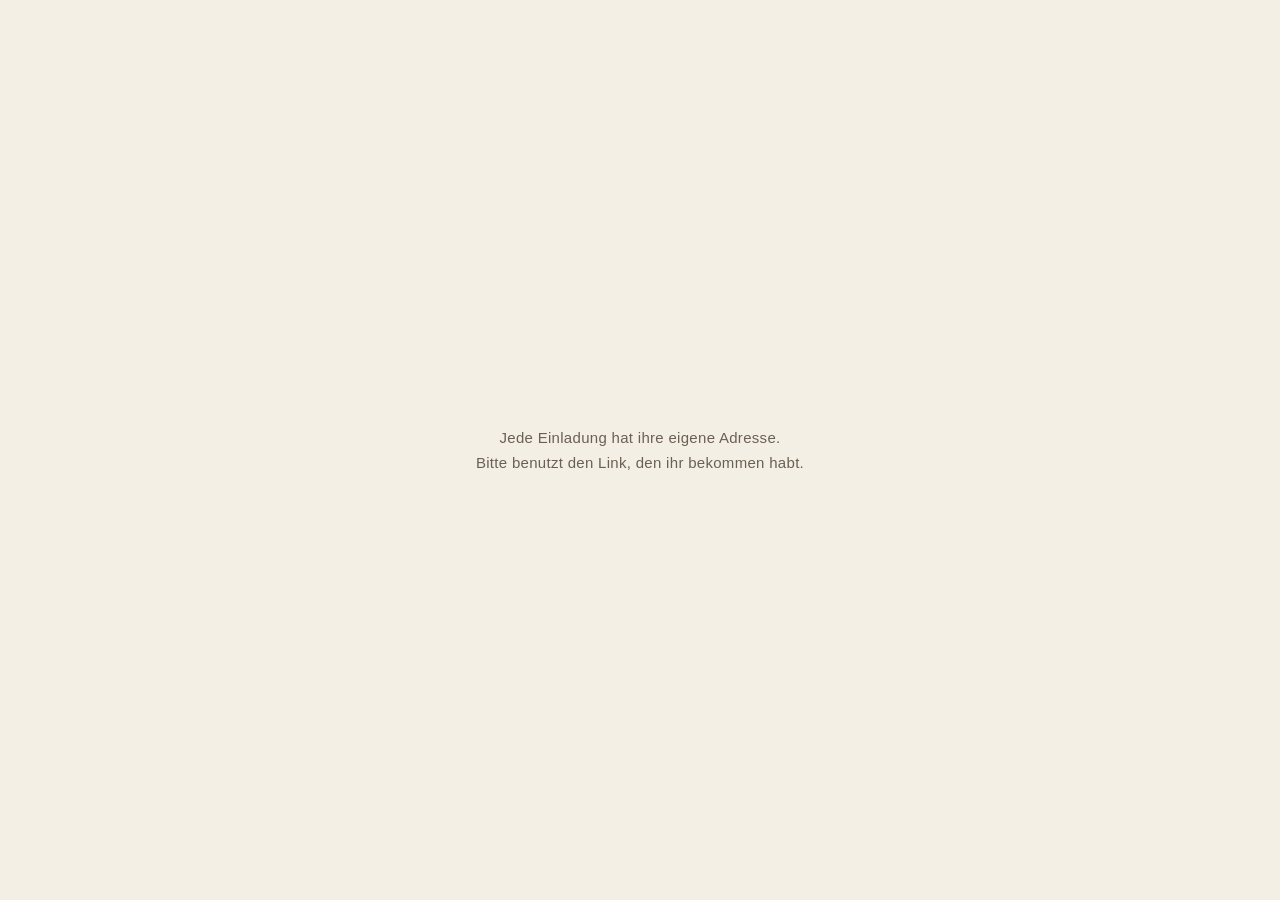
<file: index.html>
<!doctype html>
<html lang="de">
<meta charset="utf-8">
<meta name="viewport" content="width=device-width,initial-scale=1">
<meta name="robots" content="noindex, nofollow">
<title>Einladungen</title>
<style>
  body{margin:0;min-height:100vh;display:grid;place-items:center;
       background:#f4efe4;color:#6a6053;
       font-family:Arial,Helvetica,sans-serif;font-size:15px;letter-spacing:.02em}
  p{max-width:26rem;text-align:center;line-height:1.7;padding:0 24px}
</style>
<p>Jede Einladung hat ihre eigene Adresse.<br>
   Bitte benutzt den Link, den ihr bekommen habt.</p>
</file>
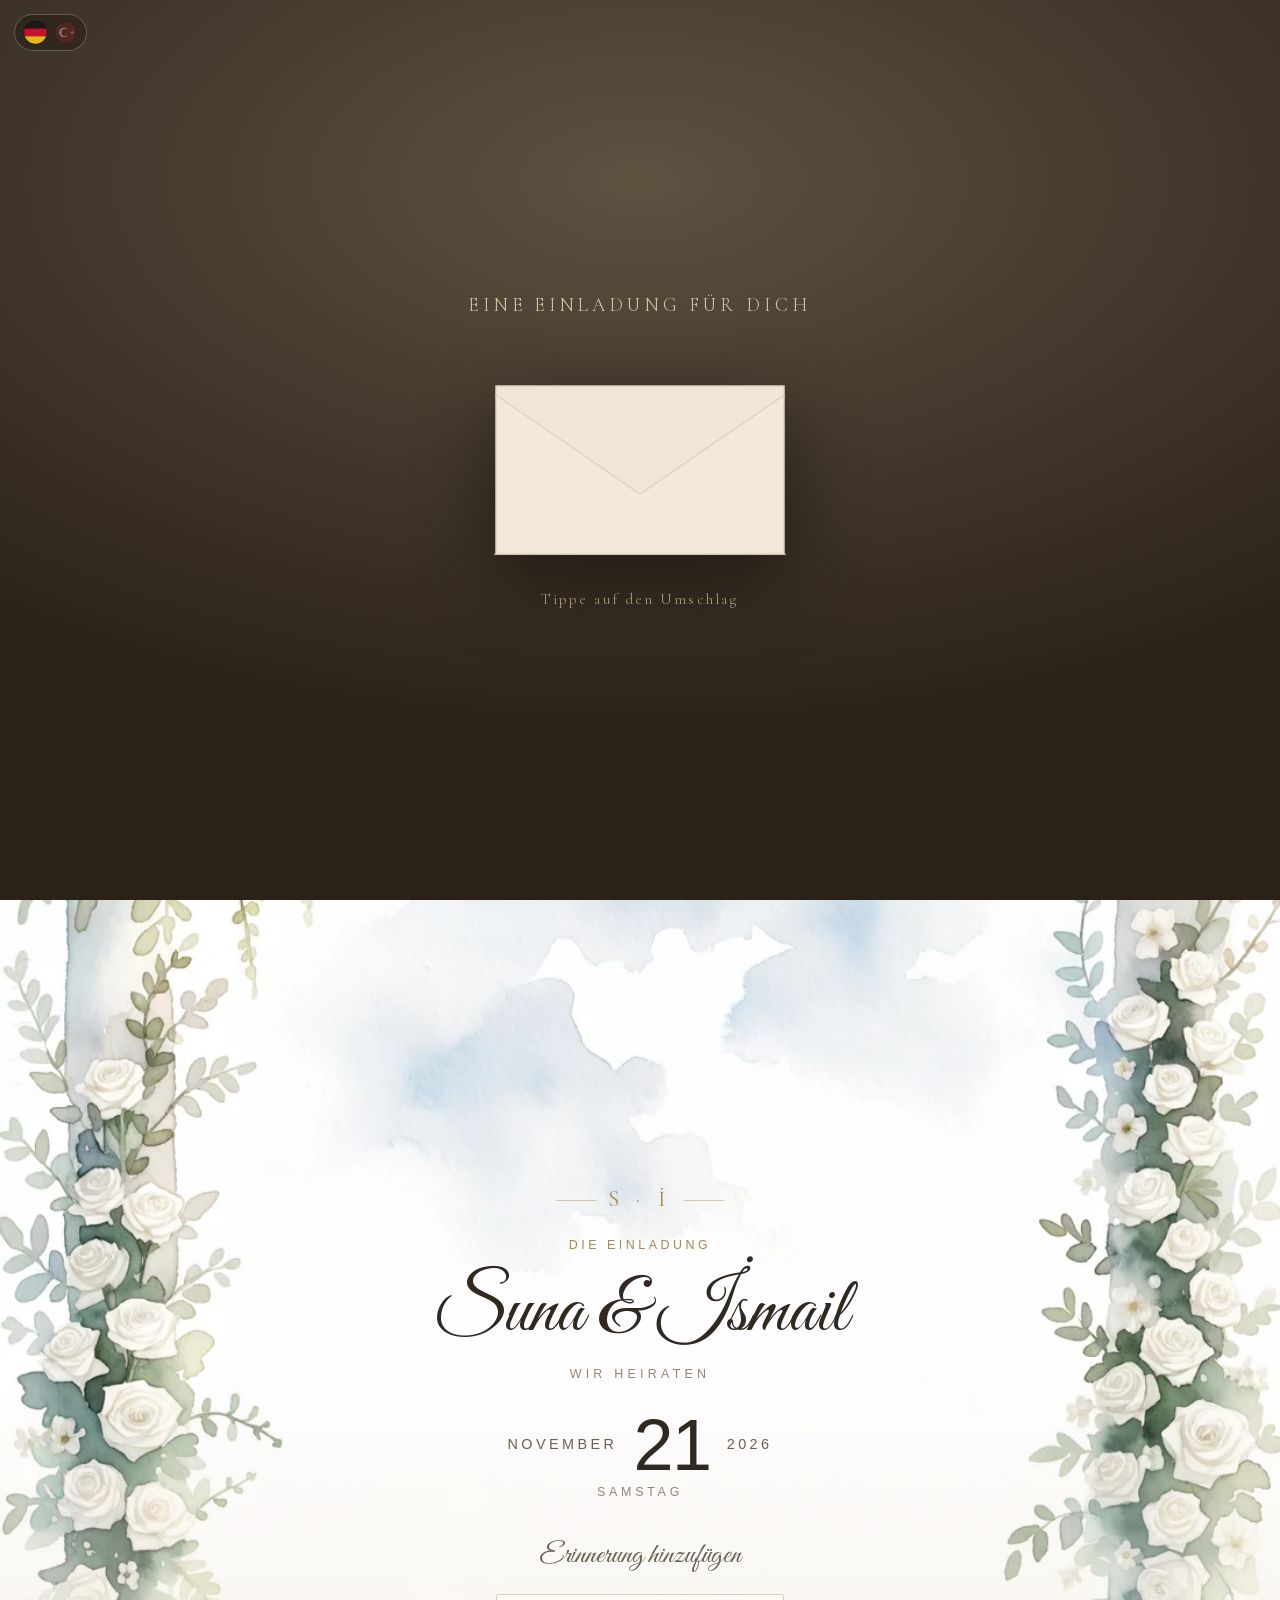
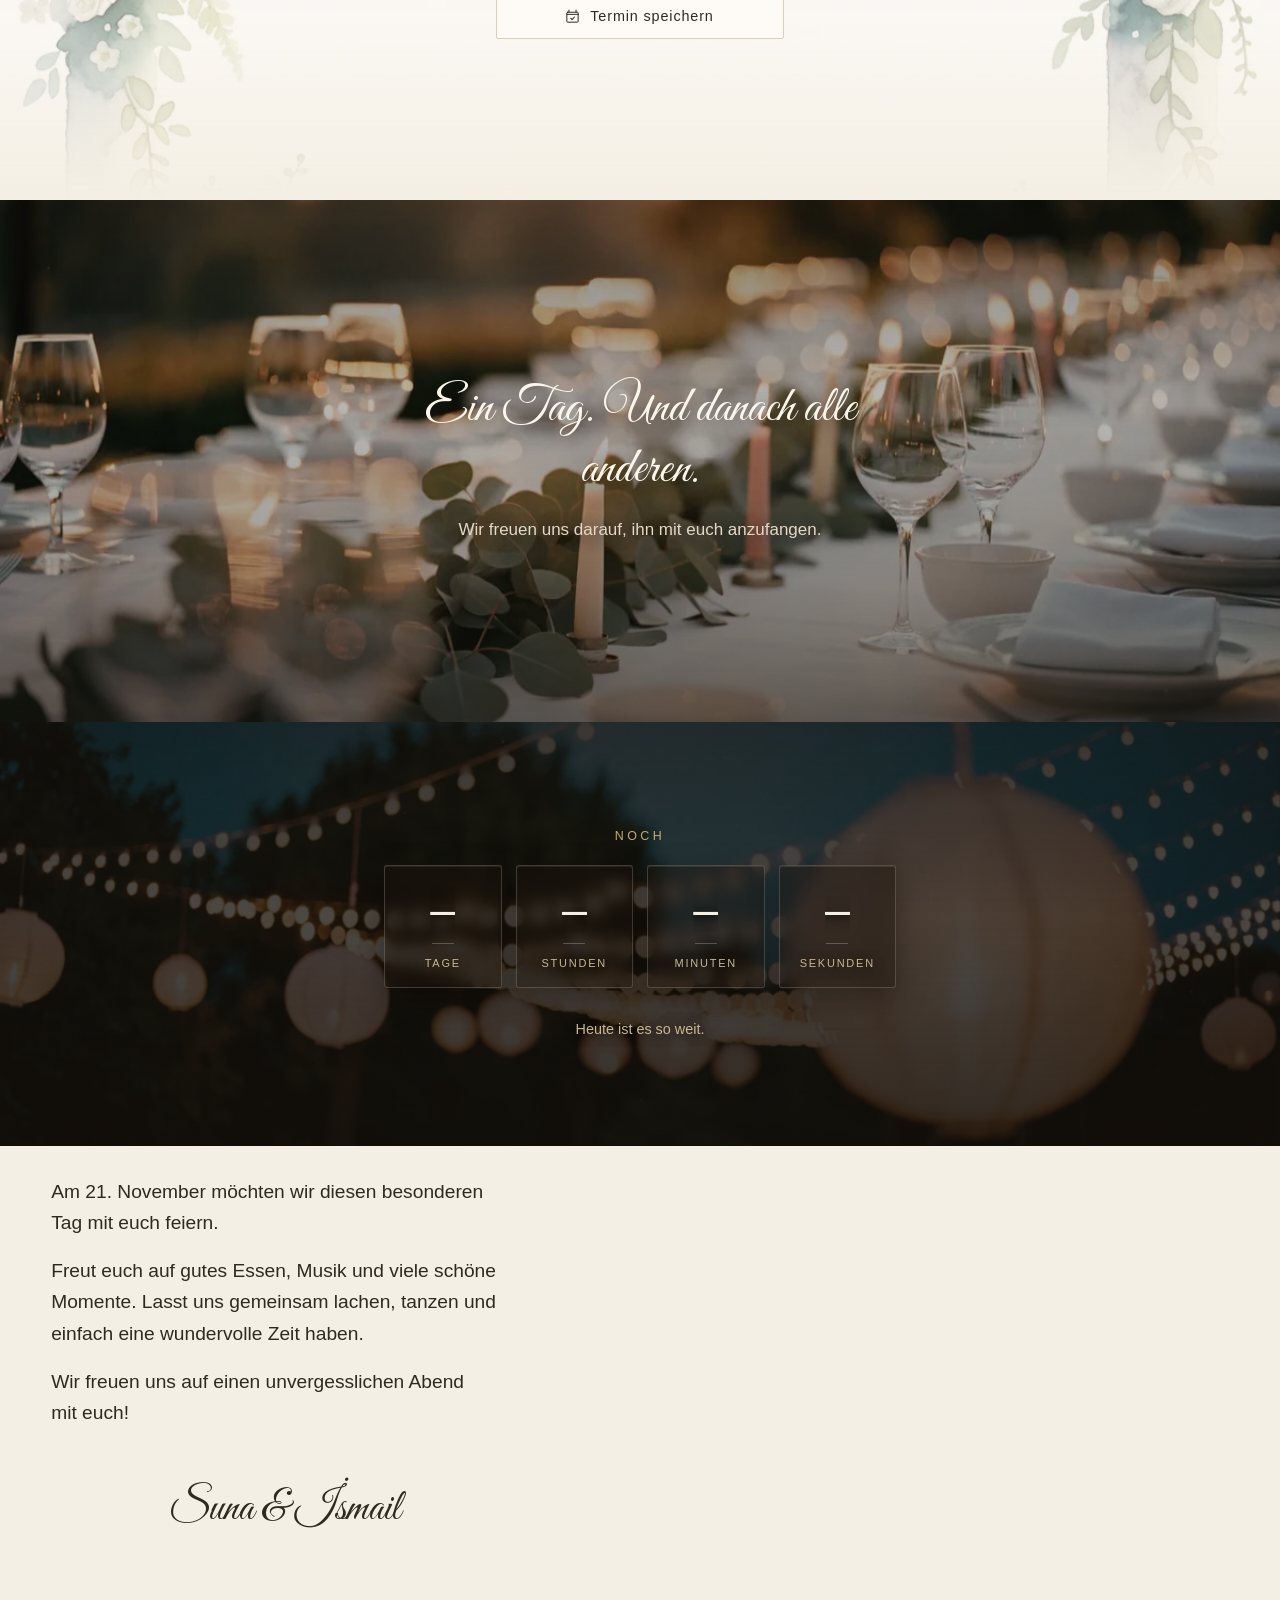
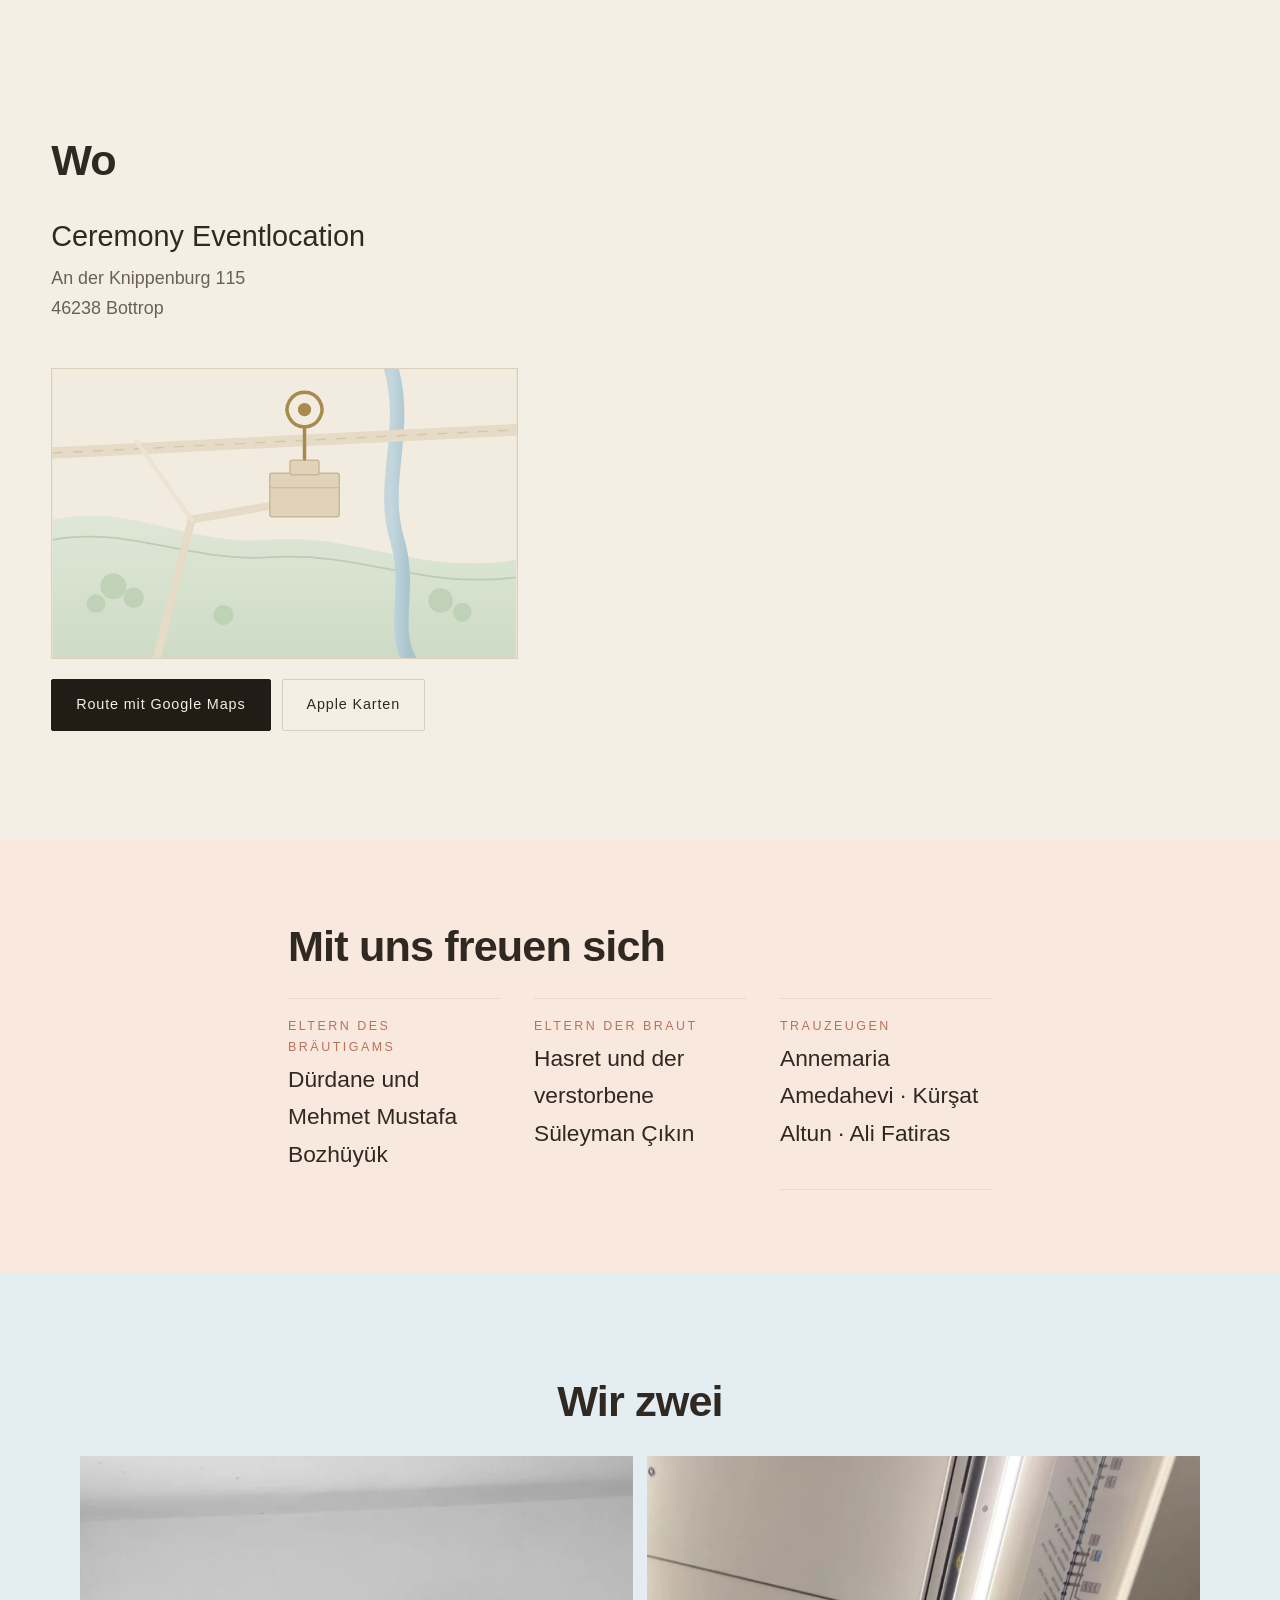
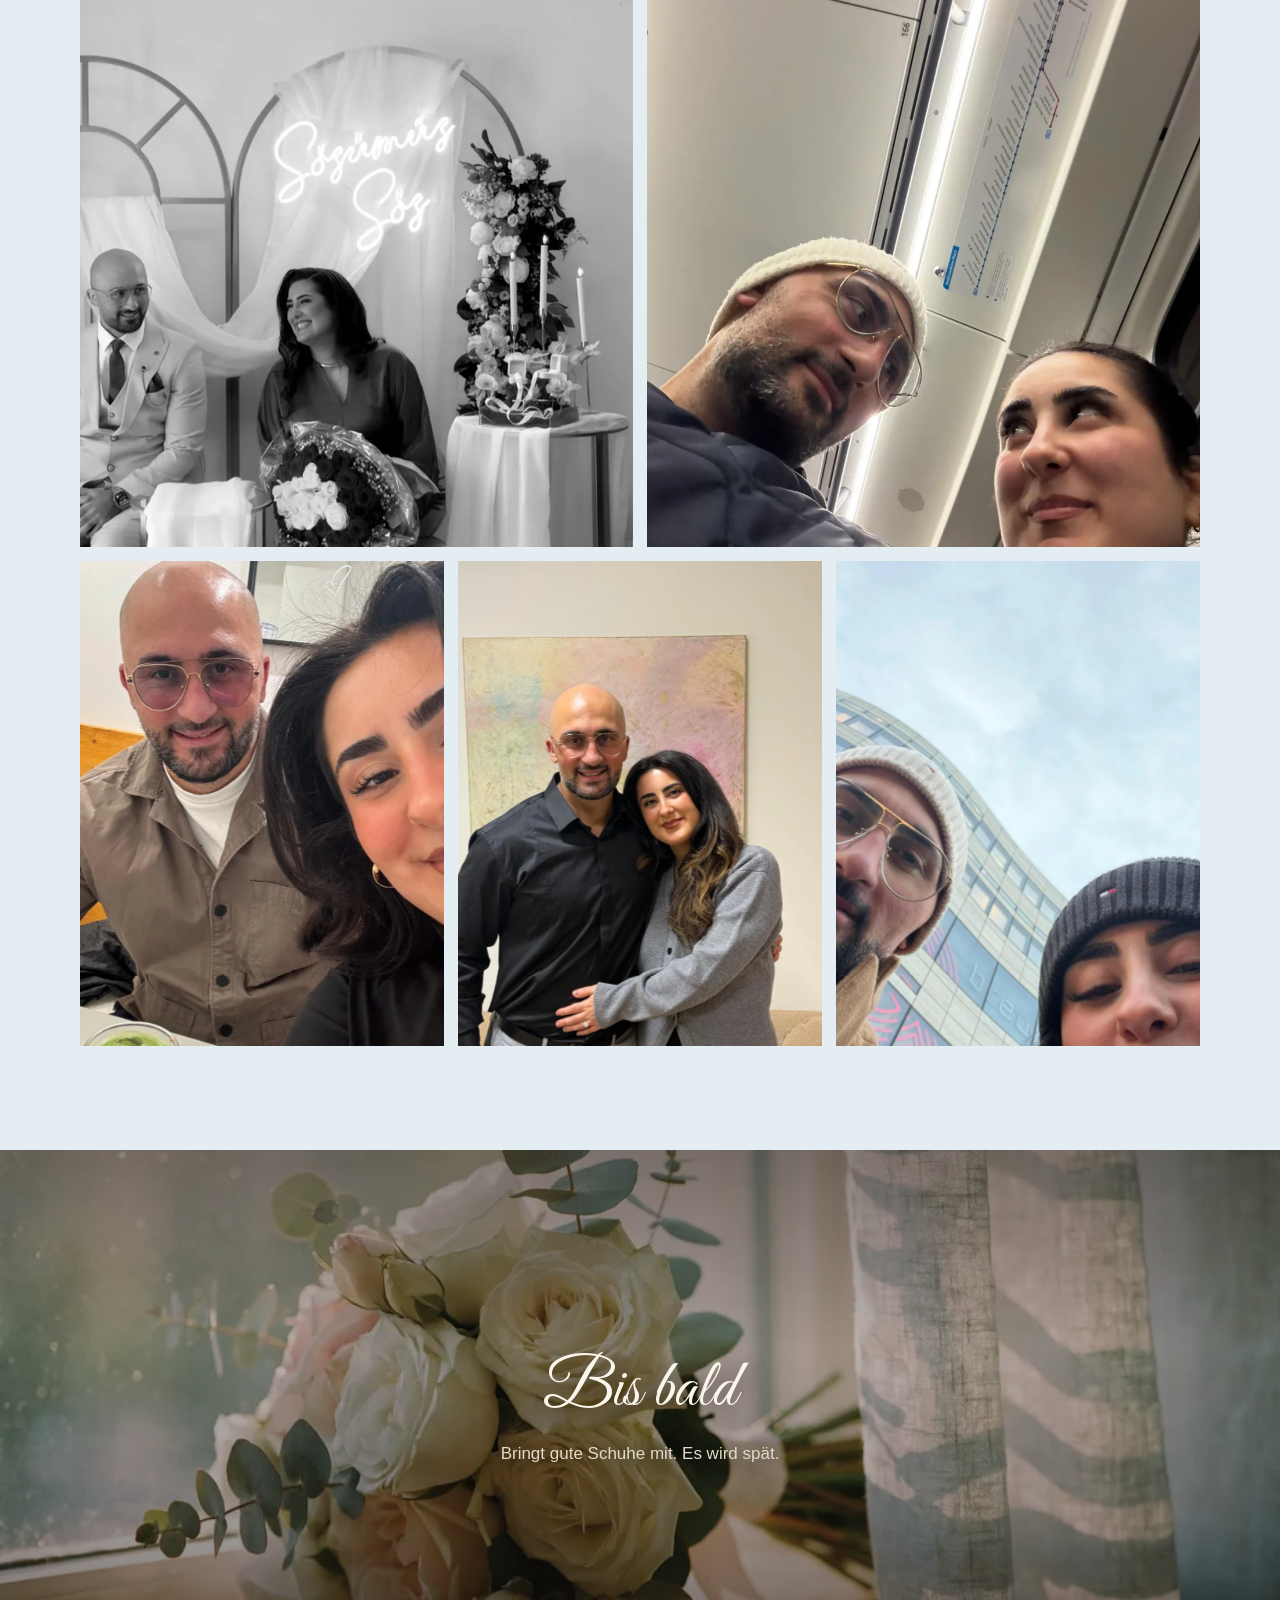
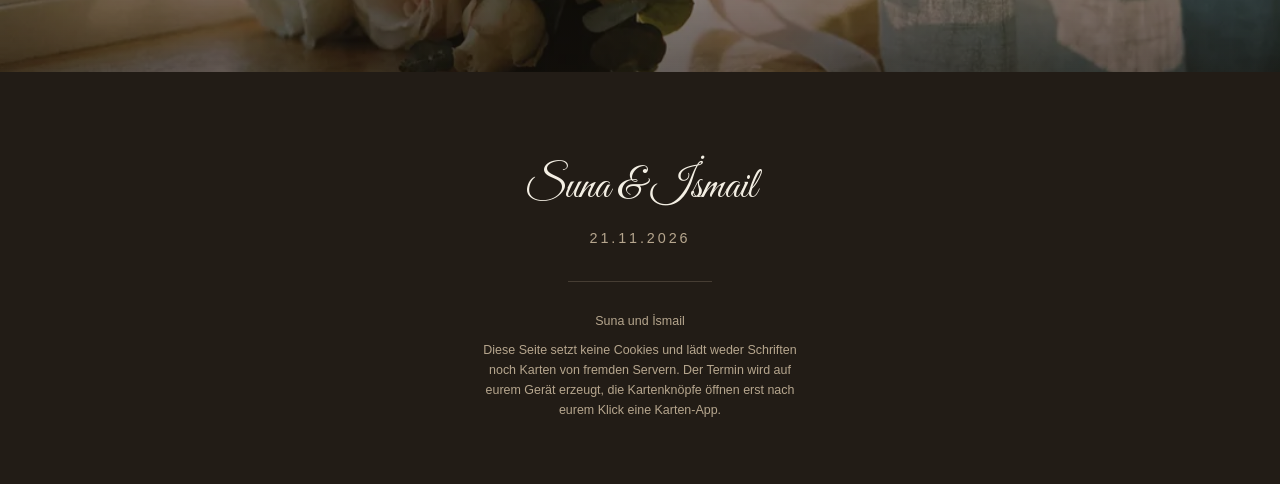
<file: ismail-suna/index.html>
<!doctype html>
<html lang="de">
<head>
<meta charset="utf-8">
<meta name="viewport" content="width=device-width, initial-scale=1, viewport-fit=cover">
<title>Suna &amp; İsmail — Wir heiraten</title>
<meta name="robots" content="noindex, nofollow">
<meta name="description" content="Suna und İsmail heiraten am 21. November 2026.">

<!-- Vorschau beim Teilen in WhatsApp, Telegram, iMessage.
     og:image braucht eine vollstaendige Adresse - relative Pfade ignorieren
     die Messenger. Bei einem neuen Projekt hier die eigene Domain eintragen. -->
<meta property="og:type" content="website">
<meta property="og:site_name" content="Suna &amp; İsmail">
<meta property="og:title" content="Suna &amp; İsmail — Wir heiraten">
<meta property="og:description" content="21. November 2026 · Ceremony Eventlocation, Bottrop. Hier ist unsere Einladung.">
<meta property="og:url" content="https://karten.einladungendigital.de/ismail-suna/">
<meta property="og:image" content="https://karten.einladungendigital.de/ismail-suna/assets/img/vorschau.jpg">
<meta property="og:image:width" content="1200">
<meta property="og:image:height" content="630">
<meta property="og:image:alt" content="Suna und İsmail, 21. November 2026">
<meta property="og:locale" content="de_DE">
<meta property="og:locale:alternate" content="tr_TR">
<meta name="twitter:card" content="summary_large_image">
<meta name="theme-color" content="#f4efe4">
<script>
/* Browser stellen beim Neuladen die alte Bildlaufposition wieder her.
   Bei einer Karte mit Umschlag-Intro heisst das: der Gast landet mitten
   im Ablauf statt am Anfang. Ein Sprungziel in der Adresse bleibt gueltig. */
if ('scrollRestoration' in history) history.scrollRestoration = 'manual';
if (!location.hash) {
  window.scrollTo(0, 0);
  addEventListener('DOMContentLoaded', () => window.scrollTo(0, 0));
  addEventListener('load', () => { if (!location.hash) window.scrollTo(0, 0); });
}
</script>
<link rel="stylesheet" href="css/style.css?v=202609201017">
<link rel="stylesheet" href="css/karte.css?v=202609201017">
</head>
<body>

<!-- ============ UMSCHLAG-INTRO ============ -->
<audio id="musik" loop preload="none"></audio>
<div class="knopfleiste">
<button class="sprachwahl" id="sprachwahl" type="button" aria-label="Sprache wechseln / Dili değiştir">
  <!-- Als SVG gezeichnet, nicht als Emoji: Windows stellt Flaggen-Emoji
       nur als Buchstabenpaar dar, dann staende dort "DE" statt einer Flagge. -->
  <span class="flagge" id="fl-de" data-lang="de">
    <svg viewBox="0 0 24 24" aria-hidden="true">
      <clipPath id="rund-de"><circle cx="12" cy="12" r="11"/></clipPath>
      <g clip-path="url(#rund-de)">
        <rect x="0" y="1"  width="24" height="7.34" fill="#1a1a19"/>
        <rect x="0" y="8.34" width="24" height="7.33" fill="#c8102e"/>
        <rect x="0" y="15.67" width="24" height="7.33" fill="#e8b71a"/>
      </g>
      <circle cx="12" cy="12" r="11" fill="none" stroke="rgba(0,0,0,.28)" stroke-width="1"/>
    </svg>
  </span>
  <span class="flagge" id="fl-tr" data-lang="tr">
    <svg viewBox="0 0 24 24" aria-hidden="true">
      <clipPath id="rund-tr"><circle cx="12" cy="12" r="11"/></clipPath>
      <g clip-path="url(#rund-tr)">
        <rect x="0" y="0" width="24" height="24" fill="#e30a17"/>
        <!-- Halbmond: weisser Kreis, vom roten teilweise ueberdeckt -->
        <circle cx="10.4" cy="12" r="5" fill="#fff"/>
        <circle cx="11.9" cy="12" r="4" fill="#e30a17"/>
        <path d="M16.9 12 l3.72 1.21 -2.3 -3.16 0 3.9 2.3 -3.16 z" fill="#fff"/>
      </g>
      <circle cx="12" cy="12" r="11" fill="none" stroke="rgba(0,0,0,.28)" stroke-width="1"/>
    </svg>
  </span>
</button>
<button class="musikknopf" id="btn-musik" type="button" hidden aria-label="Musik">
  <svg viewBox="0 0 24 24" aria-hidden="true">
    <path class="mk-note" d="M9 18V5l10-2v13" fill="none" stroke="currentColor" stroke-width="1.6" stroke-linecap="round" stroke-linejoin="round"/>
    <circle class="mk-note" cx="6.5" cy="18" r="2.6" fill="none" stroke="currentColor" stroke-width="1.6"/>
    <circle class="mk-note" cx="16.5" cy="16" r="2.6" fill="none" stroke="currentColor" stroke-width="1.6"/>
    <path class="mk-strich" d="M4 20L20 4" stroke="currentColor" stroke-width="1.6" stroke-linecap="round"/>
  </svg>
</button>
</div>

<div id="envelope-screen" class="screen">
  <div class="env-inner">
    <p class="env-kicker" id="env-kicker">Eine Einladung für dich</p>
    <button class="envelope" id="envelope" aria-label="Einladung öffnen">
      <div class="env-buehne">
        <!-- Die Karte steckt im Umschlag und gleitet beim Oeffnen heraus -->
        <div class="env-karte" id="env-karte" aria-hidden="true">
          <span class="ek-linie"></span>
          <span class="ek-namen" id="ek-namen">Suna &amp; İsmail</span>
          <span class="ek-linie"></span>
        </div>
        <svg viewBox="0 0 200 140" class="env-svg" aria-hidden="true">
          <rect x="4" y="24" width="192" height="112" rx="6" class="env-body"/>
          <path d="M4 30 L100 96 L196 30" class="env-flap-back"/>
          <!-- Vorderseite verdeckt die Karte, bis sie ganz heraus ist -->
          <path d="M4 136 L100 74 L196 136 Z" class="env-front"/>
          <path d="M4 136 L4 30 L100 92 L196 30 L196 136 Z" class="env-front"/>
          <path class="env-seal-ring" d="M100 74 m-13 0 a13 13 0 1 0 26 0 a13 13 0 1 0 -26 0"/>
          <g class="env-flap" id="env-flap">
            <path d="M4 30 L100 96 L196 30 L196 24 L4 24 Z" class="env-flap-shape"/>
          </g>
        </svg>
      </div>
    </button>
    <p class="env-hint">Tippe auf den Umschlag</p>
  </div>
</div>

<!-- ============ HERO: DIE FAHRT ============ -->
<section id="hero" class="hero" aria-label="Animierte Einladung">
  <button id="skip" class="skip" hidden>Überspringen</button>

  <div class="hero-grund" aria-hidden="true">
    <img src="assets/img/allee.webp?v=202609201017" alt="" decoding="async">
  </div>

  <svg id="scene" class="scene" viewBox="0 0 1000 1800" preserveAspectRatio="xMidYMid slice" aria-hidden="true">
    <defs>
      <!-- Maske: enthuellt den Schriftzug fortschreitend von oben nach unten -->
      <mask id="revealMask">
        <rect id="reveal-rect" x="0" y="0" width="1000" height="0" fill="#fff"/>
      </mask>
      <filter id="tempo" x="-40%" y="-40%" width="180%" height="180%">
        <feGaussianBlur id="tempo-blur" stdDeviation="0 0"/>
      </filter>
      <filter id="weich" x="-60%" y="-60%" width="220%" height="220%">
        <feGaussianBlur stdDeviation="20"/>
      </filter>
      <linearGradient id="vignette" x1="0" y1="0" x2="0" y2="1">
        <stop offset="0%"   stop-color="#2a2118" stop-opacity=".5"/>
        <stop offset="26%"  stop-color="#2a2118" stop-opacity="0"/>
        <stop offset="70%"  stop-color="#2a2118" stop-opacity="0"/>
        <stop offset="100%" stop-color="#2a2118" stop-opacity=".72"/>
      </linearGradient>
    </defs>

    <!-- Die Allee -->
    <image href="assets/img/allee.webp?v=202609201017" x="0" y="0" width="1000" height="1800"
           preserveAspectRatio="xMidYMid slice"/>

    <!-- Perlen, die aus dem Heck rieseln -->
    <g id="pearls"></g>

    <!-- Schriftzug + Herz, als Perlenkette, maskiert -->
    <g mask="url(#revealMask)">
      <g id="script-group">
      </g>
    </g>

    <path id="heart" opacity="0" fill="none" stroke="#fff6e8" stroke-width="6"
            stroke-linecap="round" stroke-dasharray="0.5 9"
            d="M500 1284 c-22 -33 -70 -25 -70 12 c0 33 44 55 70 81 c26 -26 70 -48 70 -81 c0 -37 -48 -45 -70 -12 z"/>

    <!-- Der Wagen -->
    <g id="car" opacity="0">
      <!-- Sonne steht links: der Schatten faellt nach rechts unten -->
      <!-- Der Schatten bleibt unter dem Wagen. Steht er zu weit rechts,
           schaut er neben der Karosserie hervor und sieht aus wie
           ein zweites, dunkles Auto. -->
      <ellipse cx="22" cy="48" rx="102" ry="262" fill="#120d07" opacity=".34" filter="url(#weich)"/>
      <g filter="url(#tempo)">
        <image href="assets/img/wagen.webp?v=202609201017" x="-150" y="-320" width="300" height="639"/>
      </g>
    </g>

    <!-- Licht + Vignette -->
    <rect width="1000" height="1800" fill="url(#vignette)" style="pointer-events:none"/>
  </svg>

  <div class="hero-caption" id="hero-caption">
    <p class="hc-line">wir heiraten</p>
    <p class="hc-date" id="hc-date">21. November 2026</p>
  </div>

  <div class="scroll-cue" id="scroll-cue">
    <span>Weiter</span>
    <svg viewBox="0 0 24 24" aria-hidden="true"><path d="M6 9l6 6 6-6" fill="none" stroke="currentColor" stroke-width="1.5" stroke-linecap="round"/></svg>
  </div>
</section>

<main id="karte">
  <!-- ---------- Kopf der Karte ---------- -->
  <section class="sek kopf" id="sek-kopf">
    <div class="kulisse" aria-hidden="true">
      <img class="kulisse-grund" data-px="5" src="assets/img/rahmen.webp?v=202609201017" alt="" loading="eager" decoding="async">
      <div class="tauben" id="tauben"></div>
      <div class="falterfeld" id="falterfeld"></div>
      <span class="kulisse-schleier"></span>
    </div>
    <p class="monogramm rv" data-rv="1" id="monogramm" aria-hidden="true"></p>
    <p class="ueberzeile rv" data-rv="2" id="kopf-ueber">Die Einladung</p>
    <h1 class="paarnamen rv" data-rv="2"><span id="k-namen">Suna &amp; İsmail</span></h1>
    <p class="kopf-zeile rv" data-rv="3"><span id="k-zeile">wir heiraten</span></p>
    <div class="datum rv" data-rv="4">
      <span class="datum-strich"></span>
      <span class="datum-monat" id="d-monat"></span>
      <span class="datum-tag" id="d-tag"></span>
      <span class="datum-jahr" id="d-jahr"></span>
      <span class="datum-strich"></span>
    </div>
    <p class="datum-wochentag rv" data-rv="5" id="d-wochentag"></p>

    <p class="merken rv" data-rv="6" id="merken-text">Erinnerung hinzufügen</p>
    <!-- Ein Knopf fuer alle Geraete: die Karte erzeugt eine Kalenderdatei,
         die iPhone, Android und Rechner gleichermassen verstehen. Kein
         Umweg ueber Google, kein Konto noetig. -->
    <div class="kalender-knoepfe rv" data-rv="7">
      <button class="knopf knopf-linie knopf-kalender" id="btn-kalender" type="button">
        <svg viewBox="0 0 24 24" aria-hidden="true" class="knopf-icon"><path d="M7 3v3M17 3v3M4 9h16M5 6h14a1 1 0 0 1 1 1v12a1 1 0 0 1-1 1H5a1 1 0 0 1-1-1V7a1 1 0 0 1 1-1z" fill="none" stroke="currentColor" stroke-width="1.4" stroke-linecap="round"/><path d="M9.5 14.4l1.9 1.9 3.4-3.6" fill="none" stroke="currentColor" stroke-width="1.5" stroke-linecap="round" stroke-linejoin="round"/></svg>
        <span id="btn-kalender-text">Termin speichern</span>
      </button>
    </div>
  </section>
  <!-- ---------- Ein Bild, das die Seite einmal aufreisst ---------- -->
  <section class="grossbild" id="sek-zitat" aria-label="Bildmoment">
    <img class="gb-bild" data-px="8" src="assets/img/g4-tafel.webp?v=202609201017" alt="" loading="lazy" decoding="async">
    <span class="gb-schleier"></span>
    <div class="gb-text">
      <p class="gb-gross rv" data-rv="1" id="zitat-gross"></p>
      <p class="gb-klein rv" data-rv="2" id="zitat-klein"></p>
    </div>
  </section>
  <!-- ---------- Countdown (Kontrastmoment, volle Breite) ---------- -->
  <section class="sek-breit countdown" id="sek-countdown" aria-label="Countdown">
    <img class="cd-grund" data-px="7" src="assets/img/g5-lichter.webp?v=202609201017" alt="" loading="lazy" decoding="async">
    <span class="cd-schleier"></span>
    <p class="ueberzeile hell" id="cd-ueber">Noch</p>
    <div class="cd-reihe" id="cd-reihe" role="timer" aria-live="off">
      <div class="cd-feld"><span class="cd-zahl" id="cd-t">–</span><span class="cd-label" id="cd-l-tage">Tage</span></div>
      <div class="cd-feld"><span class="cd-zahl" id="cd-s">–</span><span class="cd-label" id="cd-l-stunden">Stunden</span></div>
      <div class="cd-feld"><span class="cd-zahl" id="cd-m">–</span><span class="cd-label" id="cd-l-minuten">Minuten</span></div>
      <div class="cd-feld"><span class="cd-zahl" id="cd-k">–</span><span class="cd-label" id="cd-l-sekunden">Sekunden</span></div>
    </div>
    <p class="cd-fuss" id="cd-fuss"></p>
  </section>

  <!-- Zwei Bloecke nebeneinander, sobald der Platz reicht -->
  <div class="doppel">
  <!-- ---------- Anrede ---------- -->
  <section class="sek anrede" id="sek-anrede">
    <div class="fliess gross rv" data-rv="1" id="a-text"></div>
    <p class="signatur rv" data-rv="2" id="a-gruss"></p>
  </section>
  </div>

  <!-- Zwei Bloecke nebeneinander, sobald der Platz reicht -->
  <div class="doppel">
  <!-- ---------- Ort ---------- -->
  <section class="sek ort" id="sek-ort">
    <h2 class="sek-titel rv" data-rv="1" id="ort-titel">Wo</h2>
    <div class="ort-raster">
      <div>
        <p class="ort-name rv" data-rv="2" id="o-name"></p>
        <address class="ort-adresse rv" data-rv="3" id="o-adresse"></address>
      </div>
      <div class="kartenbild rv" data-rv="4" id="kartenbild"></div>
    </div>
    <div class="knopf-paar rv" data-rv="5">
      <a class="knopf knopf-voll" id="btn-google" href="#" target="_blank" rel="noopener noreferrer"><span id="btn-google-text">Route mit Google Maps</span></a>
      <a class="knopf knopf-linie" id="btn-apple" href="#" target="_blank" rel="noopener noreferrer"><span id="btn-apple-text">Apple Karten</span></a>
    </div>
    <p class="ort-hinweis rv" data-rv="6" id="o-hinweis"></p>
  </section>
  </div>
  <!-- ---------- Familien ---------- -->
  <section class="sek familien" id="sek-familien">
    <h2 class="sek-titel rv" data-rv="1" id="familien-titel">Mit uns freuen sich</h2>
    <div class="fam-liste" id="fam-liste"></div>
  </section>
  <!-- ---------- Galerie (volle Breite) ---------- -->
  <section class="sek-breit galerie" id="sek-galerie">
    <h2 class="sek-titel schmal-zentriert" id="galerie-titel">Wir zwei</h2>
    <div class="gal-band" id="gal-band"></div>
  </section>
  <!-- ---------- Abschied ---------- -->
  <section class="grossbild abschied" id="sek-abschied" aria-label="Abschied">
    <img class="gb-bild" data-px="8" src="assets/img/g1-strauss.webp?v=202609201017" alt="" loading="lazy" decoding="async">
    <span class="gb-schleier"></span>
    <div class="gb-text">
      <p class="ab-gross rv" data-rv="1" id="abschied-gross"></p>
      <p class="gb-klein rv" data-rv="2" id="abschied-text"></p>
    </div>
  </section>

  <footer class="fuss">
    <p class="fuss-namen" id="f-namen"></p>
    <p class="fuss-datum" id="f-datum"></p>
    <hr class="linie">
    <p class="fuss-klein" id="f-recht"></p>
    <p class="fuss-klein" id="f-hoster"></p>
  </footer>
</main>

<!-- Galerie in gross -->
<div class="lupe" id="lupe" role="dialog" aria-modal="true" aria-label="Bild in groß">
  <button class="lupe-blaettern lupe-zurueck" id="lupe-zurueck" type="button" aria-label="Vorheriges Bild">
    <svg viewBox="0 0 24 24" aria-hidden="true"><path d="M15 5l-7 7 7 7" fill="none" stroke="currentColor" stroke-width="1.6" stroke-linecap="round" stroke-linejoin="round"/></svg>
  </button>
  <img id="lupe-bild" alt="" decoding="async" src="[data-uri]">
  <button class="lupe-blaettern lupe-vor" id="lupe-vor" type="button" aria-label="Nächstes Bild">
    <svg viewBox="0 0 24 24" aria-hidden="true"><path d="M9 5l7 7-7 7" fill="none" stroke="currentColor" stroke-width="1.6" stroke-linecap="round" stroke-linejoin="round"/></svg>
  </button>
  <button class="lupe-zu" id="lupe-zu" type="button" aria-label="Schließen">
    <svg viewBox="0 0 24 24" aria-hidden="true"><path d="M6 6l12 12M18 6L6 18" fill="none" stroke="currentColor" stroke-width="1.6" stroke-linecap="round"/></svg>
  </button>
  <p class="lupe-text" id="lupe-text"></p>
</div>

<script src="js/config.js?v=202609201017"></script>
<script src="js/hero.js?v=202609201017"></script>
<script src="js/karte.js?v=202609201017"></script>
</body>
</html>
</file>
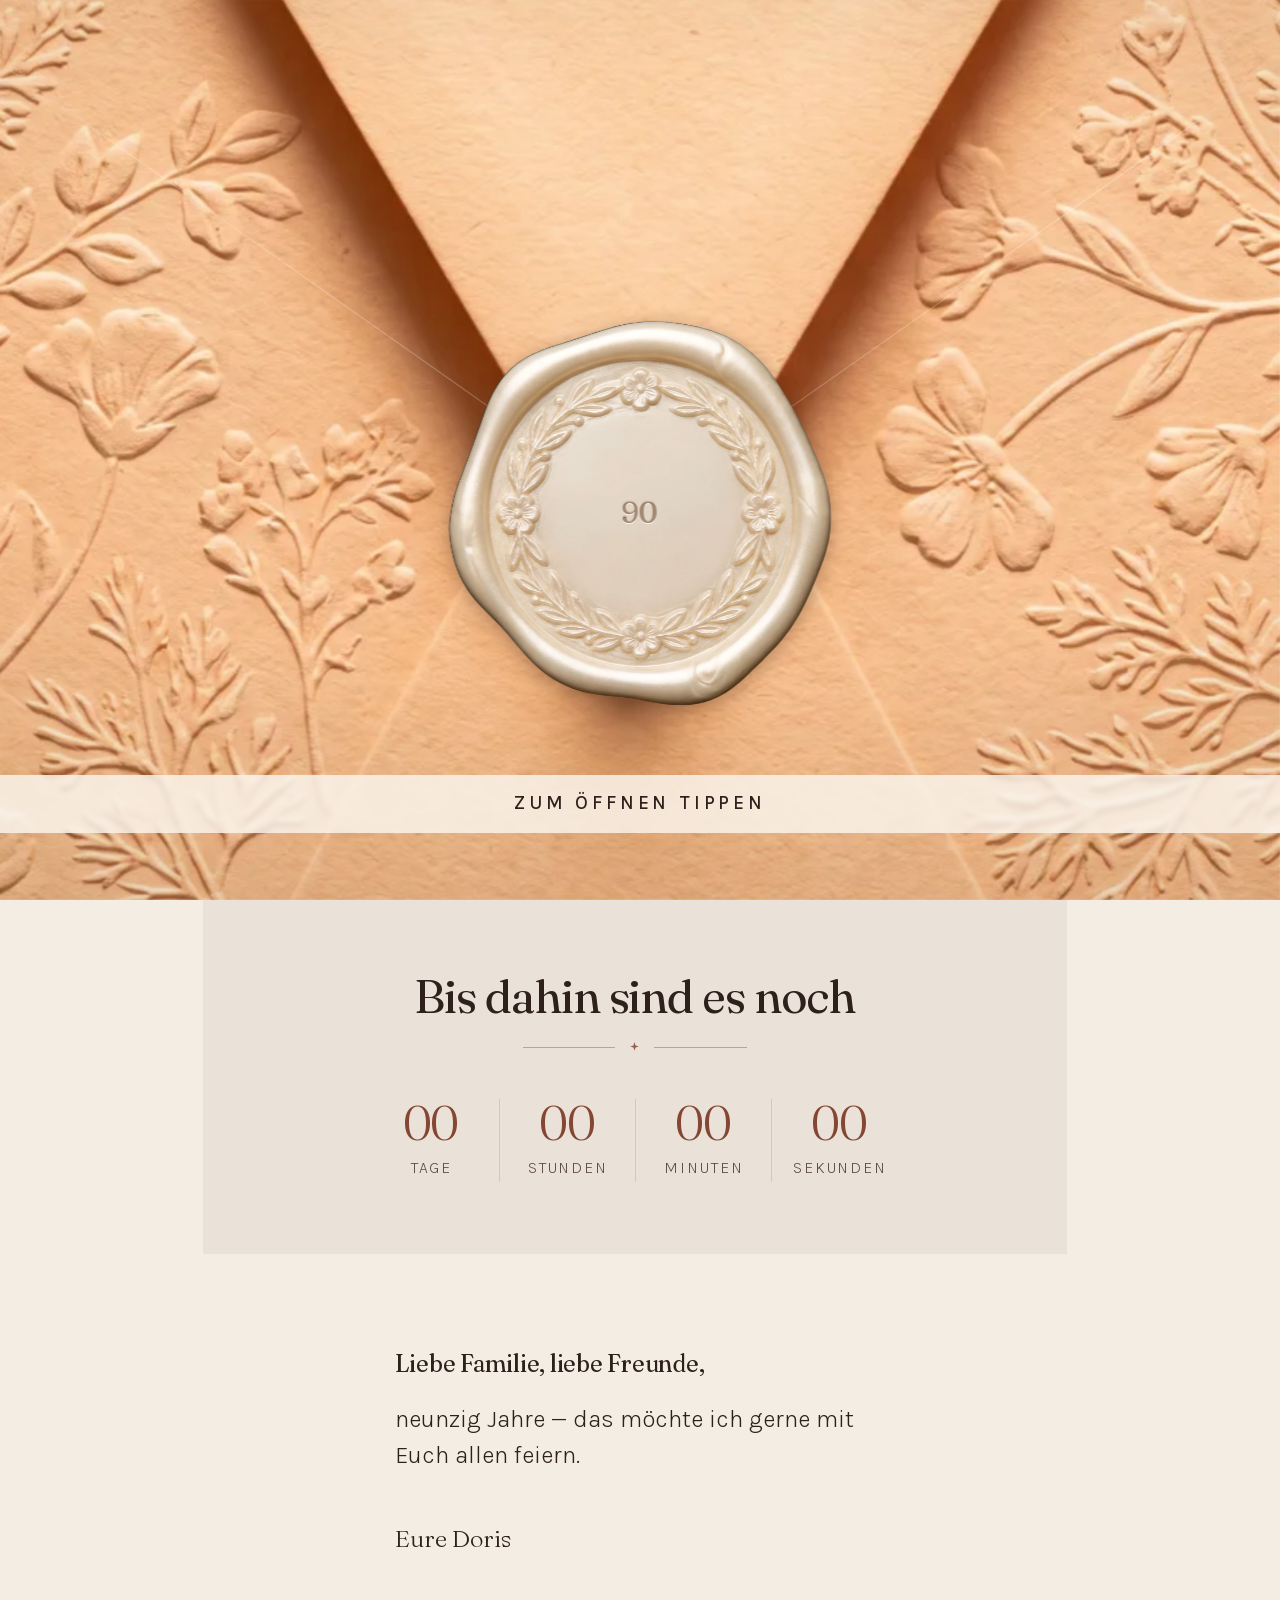
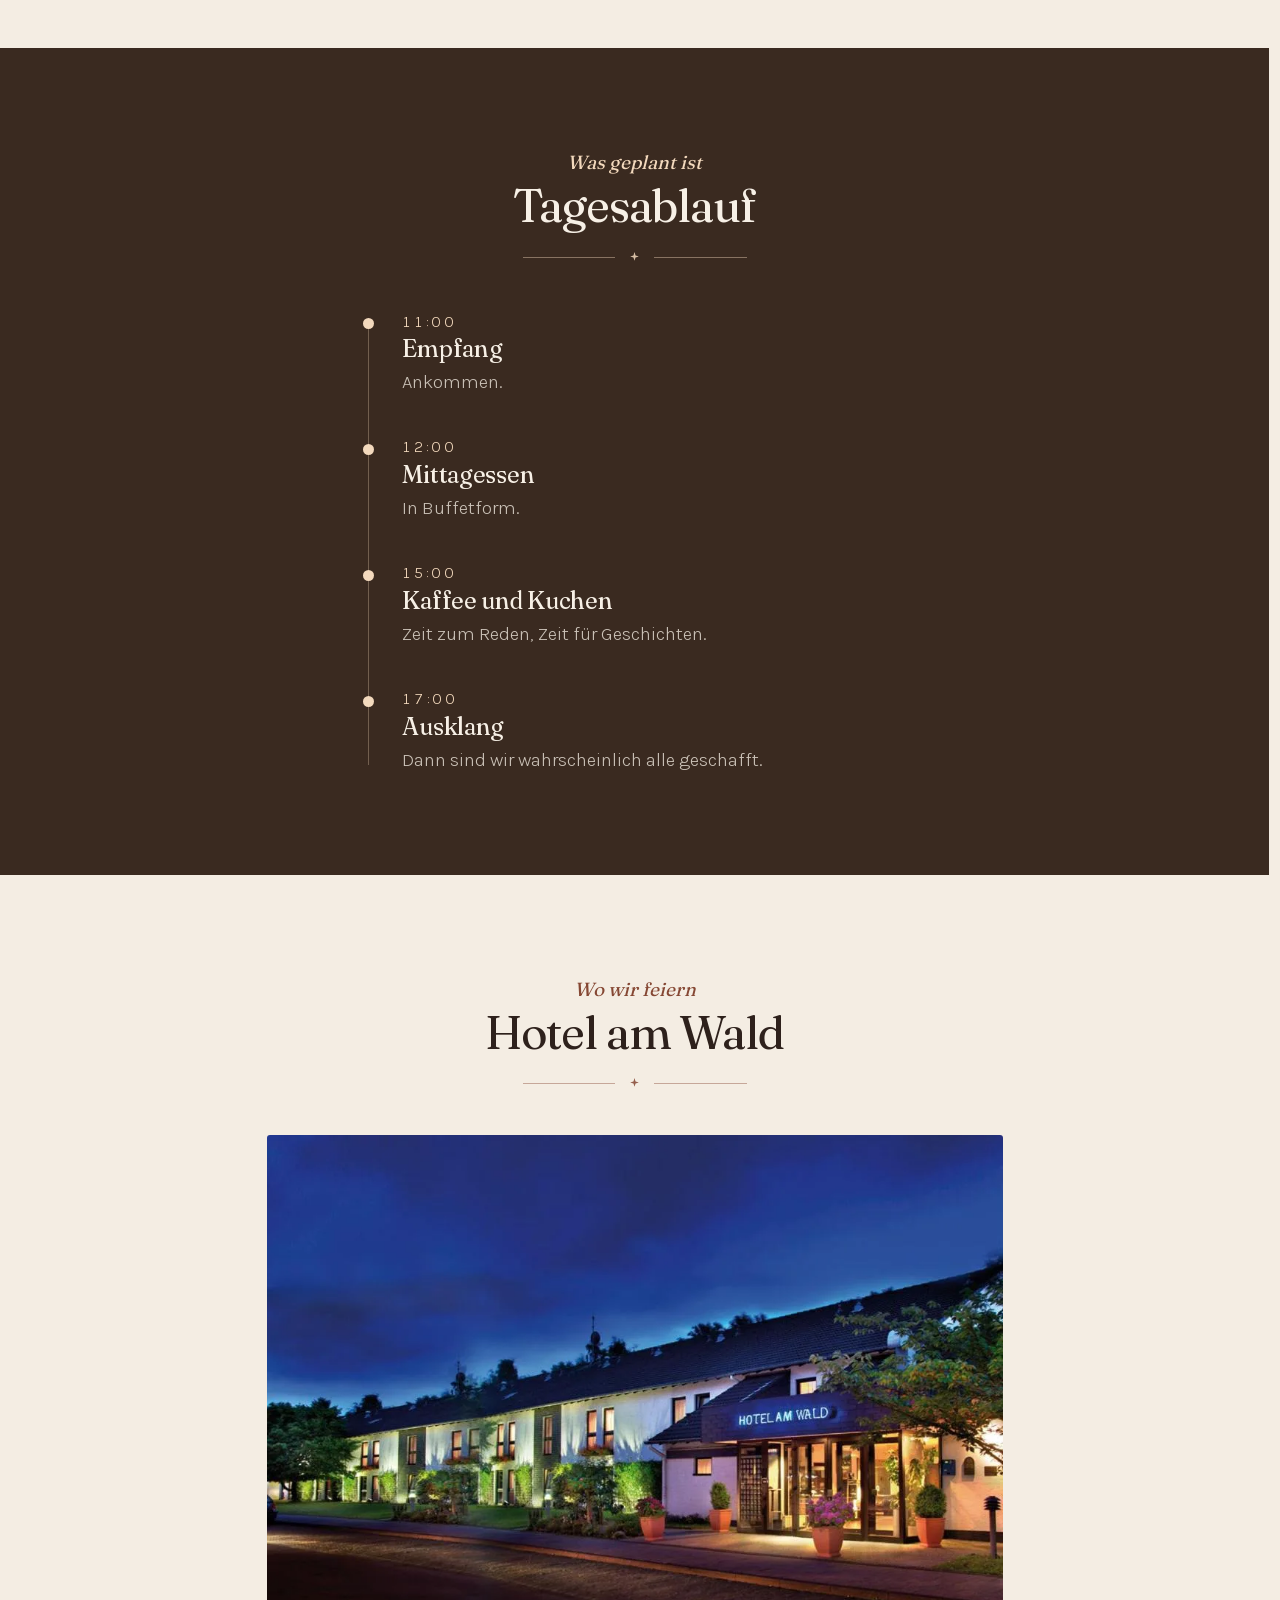
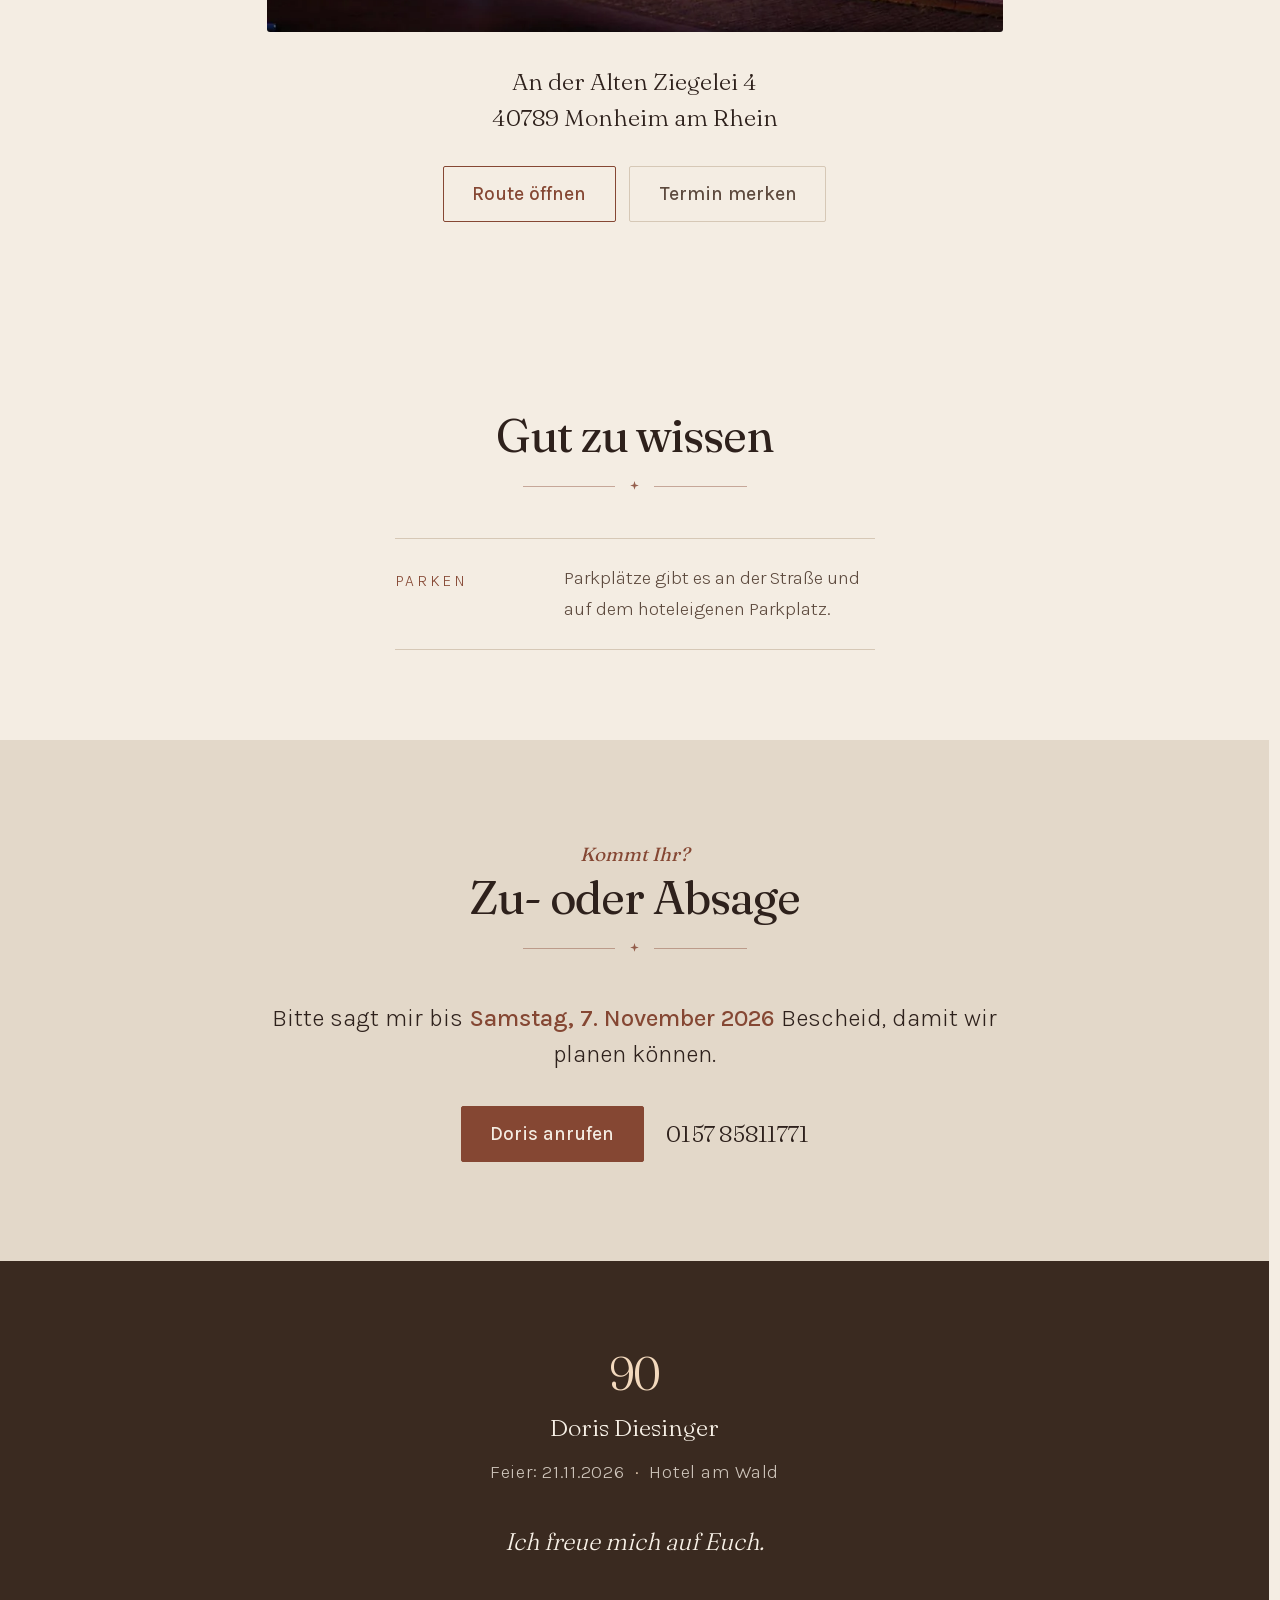
<file: neunzigster/index.html>
<!doctype html>
<html lang="de">
<head>
<meta charset="utf-8">
<meta name="viewport" content="width=device-width,initial-scale=1,viewport-fit=cover">
<title>Doris Diesinger wird 90 · Einladung zum 21. November 2026</title>
<meta name="description" content="Doris Diesinger lädt ein: Samstag, 21. November 2026, 11 bis 17 Uhr im Hotel am Wald in Monheim am Rhein.">
<meta name="theme-color" content="#f4ede3">
<meta name="robots" content="noindex">
<meta property="og:type" content="website">
<meta property="og:title" content="Doris wird 90!">
<meta property="og:description" content="Gefeiert wird am Samstag, 21. November 2026.">
<meta property="og:image" content="bilder/vorschau.jpg">
<link rel="stylesheet" href="css/karte.css?v=202609260940">
</head>
<body>

<!-- ═══ Der Auftakt ═══════════════════════════════════════
     Vollbild. Das Motiv traegt die Seite, die Schrift liegt
     darauf -- nicht daneben. Die Blueten stehen unten, der
     Satz oben, wo das Bild Licht hat. -->
<header class="auftakt">
  <picture class="auftakt-grund">
    <source media="(max-width:700px)" srcset="bilder/auftakt-klein.webp">
    <img src="bilder/auftakt.webp" width="1400" height="2489" fetchpriority="high"
         alt="Dahlien, Ranunkeln und Rosen in Koralle und Aprikot, darüber helles Morgenlicht">
  </picture>

  <div class="ballons" data-ballons aria-hidden="true"></div>

  <div class="auftakt-satz">
    <p class="ueber">Einladung zu meinem</p>
    <p class="zahl"><span class="zahl-kern">90<span class="zahl-punkt">.</span></span></p>
    <p class="ueber ueber--unter">Geburtstag</p>
    <h1 class="titel" data-name>&nbsp;</h1>
    <div class="zierlinie" aria-hidden="true"><i></i><svg viewBox="0 0 24 24" fill="currentColor"><path d="M12 2l1.9 6.1L20 10l-6.1 1.9L12 18l-1.9-6.1L4 10l6.1-1.9z"/></svg><i></i></div>
    <p class="auftakt-termin">
      <span>Gefeiert wird am:</span>
      <span class="auftakt-tag">Samstag, den 21.11.2026</span>
      <span data-uhrzeit-lang>11 bis 17 Uhr</span>
    </p>
  </div>

  <p class="wink" aria-hidden="true"><span></span></p>
</header>

<main>

<!-- ═══ Bis dahin ═════════════════════════════════════════ -->
<section class="bogen bogen--zaehler" data-tritt>
  <div class="kopf">
    <h2>Bis dahin sind es noch</h2>
    <div class="zierlinie" aria-hidden="true"><i></i><svg viewBox="0 0 24 24" fill="currentColor"><path d="M12 2l1.9 6.1L20 10l-6.1 1.9L12 18l-1.9-6.1L4 10l6.1-1.9z"/></svg><i></i></div>
  </div>
  <ol class="uhr" data-uhr>
    <li><b data-uhr-tage>—</b><span>Tage</span></li>
    <li><b data-uhr-stunden>—</b><span>Stunden</span></li>
    <li><b data-uhr-minuten>—</b><span>Minuten</span></li>
    <li><b data-uhr-sekunden>—</b><span>Sekunden</span></li>
  </ol>
</section>

<!-- ═══ Die Einladung ═════════════════════════════════════ -->
<section class="bogen bogen--eng" data-tritt>
  <p class="anrede">Liebe Familie, liebe Freunde,</p>
  <p class="satz gross">neunzig Jahre — das möchte ich gerne mit Euch
     allen feiern.</p>
  <p class="gruss" data-gastgeber>&nbsp;</p>
</section>

<!-- ═══ Der Tag ═══════════════════════════════════════════ -->
<section class="bogen bogen--dunkel" data-tritt>
  <div class="kopf">
    <p class="kicker">Was geplant ist</p>
    <h2>Tagesablauf</h2>
    <div class="zierlinie" aria-hidden="true"><i></i><svg viewBox="0 0 24 24" fill="currentColor"><path d="M12 2l1.9 6.1L20 10l-6.1 1.9L12 18l-1.9-6.1L4 10l6.1-1.9z"/></svg><i></i></div>
  </div>
  <ol class="ablauf" data-ablauf></ol>
</section>

<!-- ═══ Der Ort ═══════════════════════════════════════════ -->
<section class="bogen bogen--weit" data-tritt>
  <div class="kopf">
    <p class="kicker">Wo wir feiern</p>
    <h2 data-ort-name>Hotel am Wald</h2>
    <div class="zierlinie" aria-hidden="true"><i></i><svg viewBox="0 0 24 24" fill="currentColor"><path d="M12 2l1.9 6.1L20 10l-6.1 1.9L12 18l-1.9-6.1L4 10l6.1-1.9z"/></svg><i></i></div>
  </div>
  <figure class="ortbild">
    <img src="bilder/ort.webp" srcset="bilder/ort-klein.webp 620w, bilder/ort.webp 1000w"
         sizes="(max-width:700px) 100vw, 54rem"
         width="1000" height="675" loading="lazy" decoding="async"
         alt="Das Hotel am Wald am Abend: ein langgestrecktes Haus mit beleuchteter Fassade und dem Schriftzug über dem Eingang">
  </figure>
  <p class="ort-adresse">
    <span data-ort-strasse>An der Alten Ziegelei 4</span><br>
    <span data-ort-ort>40789 Monheim am Rhein</span>
  </p>
  <p class="tasten">
    <a class="taste" data-route href="#" target="_blank" rel="noopener">Route öffnen</a>
    <a class="taste taste--still" data-kalender href="#">Termin merken</a>
  </p>
</section>

<!-- ═══ Gut zu wissen ═════════════════════════════════════ -->
<section class="bogen bogen--eng" data-tritt>
  <div class="kopf">
    <h2>Gut zu wissen</h2>
    <div class="zierlinie" aria-hidden="true"><i></i><svg viewBox="0 0 24 24" fill="currentColor"><path d="M12 2l1.9 6.1L20 10l-6.1 1.9L12 18l-1.9-6.1L4 10l6.1-1.9z"/></svg><i></i></div>
  </div>
  <dl class="hinweise" data-hinweise></dl>
</section>

<!-- ═══ Zu- oder Absage ═══════════════════════════════════ -->
<section class="bogen bogen--antwort" data-tritt>
  <div class="kopf">
    <p class="kicker">Kommt Ihr?</p>
    <h2>Zu- oder Absage</h2>
    <div class="zierlinie" aria-hidden="true"><i></i><svg viewBox="0 0 24 24" fill="currentColor"><path d="M12 2l1.9 6.1L20 10l-6.1 1.9L12 18l-1.9-6.1L4 10l6.1-1.9z"/></svg><i></i></div>
  </div>
  <p class="satz gross">Bitte sagt mir bis
     <strong data-frist-lang>Samstag, 7. November 2026</strong> Bescheid,
     damit wir planen können.</p>
  <p class="antwort-kontakt">
    <a class="taste taste--voll" data-telefon href="#"><span data-rueck-name>&nbsp;</span> anrufen</a>
    <span class="antwort-nummer" data-rueck-telefon>&nbsp;</span>
  </p>
</section>

</main>

<footer class="fuss">
  <p class="fuss-zahl" aria-hidden="true">90</p>
  <!-- Reihenfolge wie auf Doris' Zettel "Als Letztes":
       Name, Feier mit Datum und Ort, dann der Satz. -->
  <p class="fuss-name" data-name-lang>&nbsp;</p>
  <p class="fuss-feier">
    Feier: <span data-datum-kurz>21.11.2026</span>
    <span class="punkt" aria-hidden="true">·</span>
    <span data-ort-name>Hotel am Wald</span>
  </p>
  <p class="fuss-satz">Ich freue mich auf Euch.</p>
</footer>

<script src="js/daten.js?v=202609260940"></script>
<script src="js/karte.js?v=202609260940"></script>
</body>
</html>
</file>
<file: ismail-suna/css/style.css>
/* ---------- Schriften (lokal, kein Google-CDN) ---------- */
@font-face{font-family:'Great Vibes';src:url('../assets/fonts/GreatVibes-latin.woff2') format('woff2');
  font-weight:400;font-display:swap;
  unicode-range:U+0000-00FF,U+0131,U+0152-0153,U+02BB-02BC,U+02C6,U+02DA,U+02DC,U+2000-206F,U+2074,U+20AC,U+2122,U+2191,U+2193,U+2212,U+2215,U+FEFF,U+FFFD;}
@font-face{font-family:'Great Vibes';src:url('../assets/fonts/GreatVibes-latinext.woff2') format('woff2');
  font-weight:400;font-display:swap;
  unicode-range:U+0100-024F,U+0259,U+1E00-1EFF,U+2020,U+20A0-20AB,U+20AD-20CF,U+2113,U+2C60-2C7F,U+A720-A7FF;}
@font-face{font-family:'Cormorant';src:url('../assets/fonts/Cormorant-latin.woff2') format('woff2');
  font-weight:300 500;font-display:swap;
  unicode-range:U+0000-00FF,U+0131,U+0152-0153,U+02BB-02BC,U+02C6,U+02DA,U+02DC,U+2000-206F,U+2074,U+20AC,U+2122,U+2191,U+2193,U+2212,U+2215,U+FEFF,U+FFFD;}
@font-face{font-family:'Cormorant';src:url('../assets/fonts/Cormorant-latinext.woff2') format('woff2');
  font-weight:300 500;font-display:swap;
  unicode-range:U+0100-024F,U+0259,U+1E00-1EFF,U+2020,U+20A0-20AB,U+20AD-20CF,U+2113,U+2C60-2C7F,U+A720-A7FF;}

:root{
  --creme:#fff6e8;
  --tinte:#3a332a;
  --gold:#c8a96a;
  --papier:#f7f1e6;
}

*{box-sizing:border-box}
html,body{margin:0;padding:0}
body{
  background:#2a2118;
  color:var(--tinte);
  font-family:'Cormorant',Georgia,serif;
  -webkit-font-smoothing:antialiased;
  overscroll-behavior-y:none;
}
body.locked{overflow:hidden}

/* ---------- Umschlag-Intro ---------- */
.screen{
  position:fixed;inset:0;z-index:50;
  display:grid;place-items:center;
  background:radial-gradient(120% 90% at 50% 20%,#5d5140 0%,#2a2118 70%);
  transition:opacity .6s ease,visibility .6s;
}
.screen.gone{opacity:0;visibility:hidden;pointer-events:none}
.env-inner{text-align:center;padding:24px}
.env-kicker{
  font-size:clamp(15px,4vw,19px);letter-spacing:.22em;text-transform:uppercase;
  color:#d9c8a8;margin:0 0 34px;font-weight:300;
  opacity:0;animation:fadeUp .9s .2s ease forwards;
}
.envelope{
  background:none;border:0;padding:0;cursor:pointer;display:block;margin:0 auto;
  width:min(74vw,300px);
  opacity:0;animation:fadeUp .9s .5s ease forwards;
  transition:transform .35s cubic-bezier(.2,.8,.3,1);
}
.envelope:hover{transform:translateY(-6px) scale(1.02)}
.envelope:active{transform:translateY(-2px) scale(.99)}
.envelope:focus-visible{outline:2px solid var(--gold);outline-offset:14px;border-radius:8px}
.env-svg{width:100%;height:auto;display:block;filter:drop-shadow(0 26px 40px rgba(0,0,0,.45))}
.env-body{fill:var(--papier)}
.env-flap-back{fill:none;stroke:#e0d4bf;stroke-width:1.5}
.env-seal-ring{fill:none;stroke:var(--gold);stroke-width:2;opacity:.75}
.env-flap-shape{fill:#efe6d5;stroke:#e0d4bf;stroke-width:1}
#env-flap{transform-origin:100px 24px;transition:transform .85s cubic-bezier(.5,0,.2,1)}
#env-flap.open{transform:rotateX(180deg) translateY(-2px)}
.env-hint{
  margin:30px 0 0;font-size:15px;letter-spacing:.14em;color:#a3937a;
  opacity:0;animation:fadeUp .9s 1.1s ease forwards,pulse 2.6s 2s ease-in-out infinite;
}
@keyframes fadeUp{from{opacity:0;transform:translateY(14px)}to{opacity:1;transform:none}}
@keyframes pulse{0%,100%{opacity:1}50%{opacity:.45}}

/* ---------- Hero ---------- */
.hero{
  position:relative;width:100%;overflow:hidden;background:#2a2118;
  height:100svh;                 /* Rueckfall */
  height:100dvh;                 /* besser, aber auf iOS beim ersten Laden unzuverlaessig */
  height:var(--sicht,100dvh);    /* massgeblich: in JS gemessene Viewporthoehe */
}
.scene{position:absolute;inset:0;width:100%;height:100%;display:block}

.skip{
  position:absolute;top:max(16px,env(safe-area-inset-top));right:16px;z-index:20;
  background:rgba(30,24,18,.42);color:#f0e5d2;border:1px solid rgba(240,229,210,.28);
  border-radius:999px;padding:9px 18px;font-family:inherit;font-size:14px;
  letter-spacing:.1em;cursor:pointer;backdrop-filter:blur(6px);
  opacity:0;animation:fadeUp .6s .4s ease forwards;
}
.skip:hover{background:rgba(30,24,18,.62)}

.hero-caption{
  position:absolute;left:0;right:0;bottom:max(calc(env(safe-area-inset-bottom) + 94px),12vh);
  text-align:center;color:var(--creme);z-index:10;
  opacity:0;transform:translateY(16px);
  transition:opacity 1.1s ease,transform 1.1s ease;
  text-shadow:0 3px 22px rgba(20,14,8,.75);
  pointer-events:none;padding:0 20px;
}
.hero-caption.show{opacity:1;transform:none}
.hc-names{
  font-family:'Great Vibes',cursive;
  font-size:clamp(34px,10vw,60px);margin:0;line-height:1.15;
}
.hc-line{
  margin:8px 0 4px;font-size:clamp(12px,3.2vw,15px);
  letter-spacing:.34em;text-transform:uppercase;opacity:.82;font-weight:300;
}
.hc-date{margin:0;font-size:clamp(17px,4.6vw,23px);letter-spacing:.1em;font-weight:300}

.scroll-cue{
  position:absolute;left:0;right:0;bottom:max(24px,env(safe-area-inset-bottom));
  display:flex;flex-direction:column;align-items:center;gap:3px;
  color:var(--creme);opacity:0;transition:opacity .9s ease;z-index:10;
  font-size:12px;letter-spacing:.24em;text-transform:uppercase;pointer-events:none;
}
.scroll-cue.show{opacity:.78;animation:bob 2.4s ease-in-out infinite}
.scroll-cue svg{width:22px;height:22px}
@keyframes bob{0%,100%{transform:translateY(0)}50%{transform:translateY(7px)}}

@media (prefers-reduced-motion:reduce){
  *{animation-duration:.01ms !important;animation-iteration-count:1 !important;transition-duration:.01ms !important}
}

/* ---------- Umschlag: die Karte gleitet heraus ---------- */
.env-buehne{position:relative;perspective:900px}
.env-svg{position:relative;z-index:2}
.env-karte{
  position:absolute;left:6%;right:6%;bottom:14%;
  z-index:1;                       /* steckt zunaechst hinter der Vorderseite */
  background:linear-gradient(168deg,#fffdf8,#f4ecdd);
  border:1px solid rgba(200,169,106,.34);
  padding:16px 12px;text-align:center;
  box-shadow:0 10px 26px rgba(20,14,8,.24);
  display:flex;flex-direction:column;align-items:center;gap:7px;
  transform:translateY(0) scale(.96);
  opacity:0;
}
.ek-namen{
  font-family:'Great Vibes',cursive;font-size:clamp(19px,5.4vw,26px);
  color:#3a332a;line-height:1.1;white-space:nowrap;
}
.ek-linie{width:38%;height:1px;background:rgba(200,169,106,.5)}

/* Ablauf: Klappe auf, Karte steigt heraus, dann nach vorn */
#envelope.offen .env-karte{
  animation:karte-heraus 1.5s .42s cubic-bezier(.22,1,.28,1) forwards;
}
@keyframes karte-heraus{
  0%   {opacity:0;transform:translateY(0) scale(.96);z-index:1}
  22%  {opacity:1;transform:translateY(-8%) scale(.97);z-index:1}
  55%  {opacity:1;transform:translateY(-62%) scale(1.04);z-index:3}
  100% {opacity:1;transform:translateY(-88%) scale(1.14) rotate(-1.4deg);z-index:3}
}
.env-front{fill:#f2e9d8;stroke:#e0d4bf;stroke-width:1}
#envelope.offen .env-svg{
  animation:umschlag-sinkt 1.4s .55s cubic-bezier(.4,0,.2,1) forwards;
}
@keyframes umschlag-sinkt{
  to{transform:translateY(9%) scale(.965);opacity:.72}
}
#envelope.offen{pointer-events:none}

@media (prefers-reduced-motion:reduce){
  #envelope.offen .env-karte,#envelope.offen .env-svg{animation:none}
  .env-karte{opacity:1}
}

/* =========================================================
   Breite Bildschirme
   Die Szene ist hochformatig (1000:1800). Auf einem Laptop wurde
   sie so stark beschnitten, dass vom Wagen und der Schrift nichts
   mehr zu sehen war. Also: Szene in voller Hoehe mittig als Buehne,
   daneben dieselbe Allee unscharf und abgedunkelt.
   ========================================================= */
.hero-grund{
  position:absolute;inset:0;overflow:hidden;z-index:0;
  display:none;
}
.hero-grund img{
  position:absolute;inset:-8%;width:116%;height:116%;object-fit:cover;
  filter:blur(34px) brightness(.5) saturate(.85);
  transform:scale(1.08);
}
.hero-grund::after{
  content:'';position:absolute;inset:0;
  background:radial-gradient(72% 62% at 50% 46%,rgba(20,15,10,.1),rgba(20,15,10,.72));
}

@media (min-aspect-ratio: 3/4){
  .hero-grund{display:block}
  .scene{
    position:relative;
    height:100%;width:auto;max-width:100%;
    aspect-ratio:1000 / 1800;
    margin-inline:auto;
    box-shadow:0 0 90px rgba(0,0,0,.55);
  }
  .hero{display:flex;align-items:stretch;justify-content:center}
  .hero-caption,.scroll-cue{
    left:50%;transform:translateX(-50%);
    width:min(100%,calc(100svh * 0.5556));
  }
  .hero-caption.show{transform:translateX(-50%)}
}
</file>
<file: ismail-suna/css/karte.css>
/* =========================================================
   DIE KARTE — Programmheft-Anmutung, eine schmale Spalte,
   zweimal von einem vollbreiten Moment unterbrochen.
   ========================================================= */

@font-face{font-family:'Manrope';src:url('../assets/fonts/Manrope-latin.woff2') format('woff2');
  font-weight:400 600;font-display:swap;
  unicode-range:U+0000-00FF,U+0131,U+0152-0153,U+02BB-02BC,U+02C6,U+02DA,U+02DC,U+2000-206F,U+2074,U+20AC,U+2122,U+2191,U+2193,U+2212,U+2215,U+FEFF,U+FFFD;}
@font-face{font-family:'Manrope';src:url('../assets/fonts/Manrope-latinext.woff2') format('woff2');
  font-weight:400 600;font-display:swap;
  unicode-range:U+0100-024F,U+0259,U+1E00-1EFF,U+2020,U+20A0-20AB,U+20AD-20CF,U+2113,U+2C60-2C7F,U+A720-A7FF;}

:root{
  /* Farbwelt: Abendlicht auf Asphalt, Kerzenwachs, Leinen, Eukalyptus.
     Bewusst nicht Rosé/Glanzgold — das waere der Kategorie-Reflex. */
  --nacht:        #221c16;
  --nacht-weich:  #33291f;
  --leinen:       #f4efe4;
  --leinen-tief:  #ece4d5;
  --tinte:        #2f2921;
  --tinte-weich:  #6a6053;
  --tinte-zart:   #948875;
  --akzent:       #a8894e;
  --linie:        #d9cfba;

  /* Farbfamilien fuer die Abschnitte - bewusst mehrfarbig statt einfarbig */
  --salbei:       #e6ede1;  --salbei-tief:  #5f7a58;
  --rose:         #f9e8de;  --rose-tief:    #b8735a;
  --himmel:       #e3edf2;  --himmel-tief:  #456a83;
  --sonne:        #f8eed6;  --sonne-tief:   #a8894e;

  /* Type-Scale, Ratio 1.25 */
  --t-xs:  0.78rem;
  --t-s:   0.9rem;
  --t-m:   1.0625rem;
  --t-l:   1.33rem;
  --t-xl:  1.66rem;
  --t-2xl: 2.07rem;
  --t-3xl: 2.6rem;

  --ease-out-expo:  cubic-bezier(0.16, 1, 0.3, 1);
  --ease-out-quart: cubic-bezier(0.25, 1, 0.5, 1);
}

::selection{background:var(--akzent);color:var(--leinen)}
html{scrollbar-color:var(--linie) var(--leinen)}
::-webkit-scrollbar{width:10px}
::-webkit-scrollbar-track{background:var(--leinen)}
::-webkit-scrollbar-thumb{background:var(--linie);border-radius:0}

:focus-visible{outline:2px solid var(--akzent);outline-offset:3px}

#karte{
  background:var(--leinen);
  color:var(--tinte);
  font-family:Arial,Helvetica,sans-serif;
  font-size:var(--t-m);
  line-height:1.65;
  position:relative;
}

/* Rhythmus variiert bewusst je Abschnitt statt ueberall gleichem Abstand */
.sek{
  max-width:34rem;margin-inline:auto;
  padding:clamp(56px,9vw,88px) clamp(22px,6vw,34px);
}
.sek-breit{padding:clamp(60px,10vw,104px) clamp(22px,6vw,34px)}
.sek.kopf{
  padding-top:clamp(72px,13vw,120px);padding-bottom:clamp(40px,7vw,60px);
  position:relative;overflow:hidden;
}
.blueten{position:absolute;inset:0;pointer-events:none;z-index:0}
.bluete{
  position:absolute;border-radius:60% 40% 55% 45%;opacity:.5;
  animation:schweben linear infinite;
}
.sek.kopf > *:not(.blueten):not(.kulisse){position:relative;z-index:1}
@keyframes schweben{
  from{transform:translate3d(0,-14vh,0) rotate(0deg)}
  to  {transform:translate3d(var(--drift,20px),108vh,0) rotate(var(--dreh,220deg))}
}
.sek.anrede     {padding-top:clamp(20px,4vw,30px);padding-bottom:clamp(64px,11vw,104px)}
.sek.ablauf{
  padding-block:clamp(68px,12vw,112px);
  background:var(--salbei);max-width:none;
}
.sek.ablauf > *{max-width:34rem;margin-inline:auto}
.sek.ablauf .ueberzeile,.sek.ablauf .zl-zeit{color:var(--salbei-tief)}
.sek.familien{
  padding-block:clamp(56px,9vw,84px);
  background:var(--rose);max-width:none;
}
.sek.familien > *{max-width:34rem;margin-inline:auto}
.sek.familien .fam-zeile{border-color:#eed6c8}
.sek.familien .fam-rolle{color:var(--rose-tief)}
.sek.dresscode  {padding-block:clamp(48px,8vw,72px)}
.sek.geschenk{
  padding-block:clamp(52px,8vw,76px);
  background:var(--sonne);max-width:none;
}
.sek.geschenk > *{max-width:34rem;margin-inline:auto}
.sek.geschenk .iban-zeile{border-color:#e6d5b0}
.sek.teilen     {padding-block:clamp(36px,6vw,52px);text-align:center}

/* ---------- Typografie ---------- */
.ueberzeile{
  margin:0 0 18px;font-size:var(--t-xs);letter-spacing:.28em;text-transform:uppercase;
  color:var(--akzent);font-weight:500;
}
.ueberzeile.hell{color:#c6a86f}
.sek-titel{
  font-family:Arial,Helvetica,sans-serif;font-weight:700;
  font-size:var(--t-2xl);letter-spacing:-0.02em;line-height:1.1;
  margin:0 0 28px;text-wrap:balance;
}
.sek-titel.schmal-zentriert{max-width:34rem;margin-inline:auto;text-align:center}
.fliess{max-width:62ch;text-wrap:pretty;color:var(--tinte-weich);margin:0 0 20px}
.fliess.gross{font-size:clamp(1.06rem,4.1vw,1.2rem);line-height:1.62;color:var(--tinte)}
.fliess.klein{font-size:var(--t-s)}

.paarnamen{
  font-family:'Great Vibes',cursive;font-weight:400;
  font-size:clamp(2.9rem,13vw,4.4rem);line-height:1.05;
  margin:0 0 10px;color:var(--tinte);
}
.kopf-zeile{
  margin:0 0 22px;font-size:var(--t-xs);letter-spacing:.34em;
  text-transform:uppercase;color:var(--tinte-zart);
}
.kopf-datum{
  font-family:Arial,Helvetica,sans-serif;font-size:var(--t-xl);
  margin:0 0 34px;letter-spacing:.01em;
}
.signatur{
  font-family:'Great Vibes',cursive;font-size:var(--t-2xl);
  color:var(--tinte);margin:26px 0 0;
}

/* ---------- Knoepfe ---------- */
.knopf{
  display:inline-flex;align-items:center;justify-content:center;gap:9px;
  font-family:inherit;font-size:var(--t-s);font-weight:500;letter-spacing:.06em;
  padding:13px 24px;border-radius:2px;cursor:pointer;text-decoration:none;
  transition:background .22s var(--ease-out-quart),color .22s var(--ease-out-quart),
             border-color .22s var(--ease-out-quart);
}
.knopf-icon{width:17px;height:17px;flex:none}
.knopf-linie{
  background:transparent;color:var(--tinte);border:1px solid var(--linie);
}
.knopf-linie:hover{border-color:var(--akzent);color:var(--akzent)}
.knopf-voll{
  background:var(--nacht);color:var(--leinen);border:1px solid var(--nacht);
}
.knopf-voll:hover{background:var(--nacht-weich);border-color:var(--nacht-weich)}
.knopf-klein{
  padding:8px 15px;font-size:var(--t-xs);background:transparent;
  color:var(--tinte-weich);border:1px solid var(--linie);flex:none;
}
.knopf-klein:hover{border-color:var(--akzent);color:var(--akzent)}
.knopf-breit{width:100%;padding-block:15px;margin-top:18px}
.knopf-paar{display:flex;flex-wrap:wrap;gap:11px;margin:26px 0 20px}
.knopf-paar .knopf{flex:1 1 14rem}

/* ---------- Countdown: dunkler Kontrastmoment ---------- */
.countdown{
  background:var(--nacht);color:var(--leinen);text-align:center;
}
.cd-reihe{
  display:grid;grid-template-columns:repeat(4,1fr);
  gap:clamp(7px,2.4vw,14px);max-width:32rem;margin:0 auto;
}
/* Echte Kacheln statt freistehender Ziffern - auf dem Foto braucht
   die Zahl einen eigenen Grund, sonst frisst das Bokeh sie auf. */
.cd-feld{
  display:flex;flex-direction:column;align-items:center;gap:0;
  padding:clamp(13px,3.4vw,20px) clamp(4px,1.6vw,10px) clamp(10px,2.6vw,15px);
  background:rgba(28,21,14,.42);
  border:1px solid rgba(240,229,210,.20);
  border-radius:3px;
  backdrop-filter:blur(7px);
  -webkit-backdrop-filter:blur(7px);
  box-shadow:0 10px 30px rgba(10,7,4,.34),inset 0 1px 0 rgba(255,250,240,.09);
}
.cd-zahl{
  font-size:clamp(1.9rem,9vw,2.9rem);
  line-height:1;letter-spacing:-0.02em;
  font-variant-numeric:lining-nums tabular-nums;
  display:inline-block;position:relative;overflow:hidden;
}
.cd-zahl.rollt{animation:ziffer-roll .42s var(--ease-out-quart)}
@keyframes ziffer-roll{
  0%  {transform:translateY(-38%);opacity:.35}
  60% {opacity:1}
  100%{transform:translateY(0);opacity:1}
}
/* Feine Trennlinie zwischen Zahl und Bezeichnung */
.cd-label::before{
  content:'';display:block;width:22px;height:1px;
  margin:clamp(8px,2vw,11px) auto clamp(7px,1.8vw,10px);
  background:rgba(240,229,210,.26);
}
.cd-label{
  font-size:clamp(9px,2.4vw,11px);letter-spacing:.16em;text-transform:uppercase;
  color:#c9b795;white-space:nowrap;
}
.cd-fuss{
  margin:30px 0 0;font-size:var(--t-s);color:#a4947c;
}

/* ---------- Zeitleiste: ungleiche Spuren, 1px-Trenner statt Cards ---------- */
.zeitleiste{list-style:none;margin:0;padding:0}
.zl-punkt{
  display:grid;grid-template-columns:4.4rem 1fr;gap:0 clamp(20px,5vw,28px);
  padding:20px 0;border-top:1px solid var(--linie);
}
.zl-zeit{
  font-variant-numeric:tabular-nums;font-weight:600;font-size:var(--t-s);
  color:var(--akzent);letter-spacing:.02em;padding-top:.34em;
}

/* ---------- Ort ---------- */
.ort-name{font-family:Arial,Helvetica,sans-serif;font-size:var(--t-xl);margin:0 0 4px}
.ort-adresse{font-style:normal;color:var(--tinte-weich);margin:0}
.kartenbild{
  margin-top:26px;border:1px solid var(--linie);background:var(--leinen-tief);
  aspect-ratio:16/10;overflow:hidden;
}
.kartenbild svg{display:block;width:100%;height:100%}
.ort-hinweis{font-size:var(--t-s);color:var(--tinte-weich);margin:0;max-width:52ch}

/* ---------- Familien: editoriale Zeilen ---------- */
.fam-liste{display:flex;flex-direction:column}
.fam-zeile{padding:17px 0;border-top:1px solid var(--linie)}
.fam-zeile:last-child{border-bottom:1px solid var(--linie)}
.fam-rolle{
  margin:0 0 3px;font-size:var(--t-xs);letter-spacing:.2em;
  text-transform:uppercase;color:var(--tinte-zart);
}
.fam-namen{margin:0;font-family:Arial,Helvetica,sans-serif;font-size:var(--t-l)}

/* ---------- Dresscode ---------- */
.dc-titel{font-family:Arial,Helvetica,sans-serif;font-size:var(--t-xl);margin:0 0 12px}
.dc-farben{list-style:none;display:flex;flex-wrap:wrap;gap:20px;margin:24px 0 0;padding:0}
.dc-farbe{display:flex;flex-direction:column;align-items:center;gap:8px}
.dc-feld{
  width:54px;height:54px;border-radius:50%;border:1px solid rgba(47,41,33,.14);
  transition:transform .4s var(--ease-out-expo);
}
.dc-farbe:hover .dc-feld{transform:scale(1.09) rotate(-4deg)}
.dc-name{font-size:var(--t-xs);letter-spacing:.1em;color:var(--tinte-weich)}

/* ---------- Galerie: volle Breite, ungleiche Groessen ---------- */
.galerie{background:var(--himmel)}
.gal-band{
  display:grid;gap:10px;margin-top:30px;
  grid-template-columns:repeat(2,1fr);
  max-width:62rem;margin-inline:auto;
}
.gal-bild{
  background:#ddd3bf;
  --g1:#d9c7b0; --g2:#c2b295;
  width:100%;margin:0;overflow:hidden;position:relative;
}
/* Fuenf Aufnahmen, alle im Hochformat. Die Kacheln folgen dem
   Seitenverhaeltnis der Bilder - querformatige Kacheln wuerden bei
   Hochformat-Fotos die Koepfe abschneiden. */
.gal-bild:nth-child(1){grid-column:span 2;aspect-ratio:4/5}
.gal-bild:nth-child(2){grid-column:span 1;aspect-ratio:3/4}
.gal-bild:nth-child(3){grid-column:span 1;aspect-ratio:3/4}
.gal-bild:nth-child(4){grid-column:span 1;aspect-ratio:3/4}
.gal-bild:nth-child(5){grid-column:span 1;aspect-ratio:3/4}
/* Absolut gesetzt, sonst sprengt der Text die Kachel und aspect-ratio faellt aus */
.gal-platzhalter{
  position:absolute;inset:0;margin:0;
  display:grid;place-items:center;
  font-size:0.72rem;line-height:1.5;color:#7d7059;letter-spacing:.05em;
  text-align:center;padding:12px;overflow:hidden;
  overflow-wrap:break-word;hyphens:auto;
}
/* Platz fuer die echten Fotos, sobald sie da sind */
.gal-bild img{
  object-fit:cover;object-position:center 42%;   /* Gesichter etwas ueber der Mitte */
}
/* Der Farbverlauf ist nur der Leerzustand - mit Foto wird er nicht gebraucht */
.gal-bild:has(img)::before{display:none}

/* Solange keine Fotos da sind: farbige Flaechen in ruhiger Bewegung */
.gal-bild::before{
  content:'';position:absolute;inset:-14%;
  background:linear-gradient(142deg,var(--g1),var(--g2));
  animation:wandern 24s var(--ease-in-out-sanft, ease-in-out) infinite alternate;
}
.gal-bild:nth-child(1){--g1:#e6cdb4;--g2:#c2a07f}
.gal-bild:nth-child(2){--g1:#cfe0d2;--g2:#8fae95}
.gal-bild:nth-child(3){--g1:#f2d7ca;--g2:#cf9d84}
.gal-bild:nth-child(4){--g1:#cfdde7;--g2:#8ba7bb}
.gal-bild:nth-child(5){--g1:#e9dcc0;--g2:#c4ab7d}
.gal-bild:nth-child(2)::before{animation-duration:29s;animation-delay:-6s}
.gal-bild:nth-child(3)::before{animation-duration:26s;animation-delay:-12s}
.gal-bild:nth-child(4)::before{animation-duration:31s;animation-delay:-3s}
.gal-bild:nth-child(5)::before{animation-duration:27s;animation-delay:-17s}
@keyframes wandern{
  from{transform:scale(1.02) translate3d(-1.5%,-1%,0)}
  to  {transform:scale(1.12) translate3d(2%,1.5%,0)}
}

/* ---------- Upload ---------- */
.upload-feld{
  display:flex;flex-direction:column;align-items:center;gap:7px;
  padding:34px 22px;border:1px dashed var(--linie);cursor:pointer;
  color:var(--tinte-weich);text-align:center;
  transition:border-color .25s var(--ease-out-quart),background .25s var(--ease-out-quart);
}
.upload-feld:hover{border-color:var(--akzent);background:rgba(168,137,78,.04)}
.upload-feld svg{width:26px;height:26px;color:var(--akzent)}
.upload-text{font-size:var(--t-s);font-weight:500;color:var(--tinte)}
.upload-klein{font-size:var(--t-xs);color:var(--tinte-zart)}
.upload-liste{list-style:none;margin:14px 0 0;padding:0;font-size:var(--t-s)}
.upload-liste li{
  padding:9px 0;border-top:1px solid var(--linie);
  display:flex;justify-content:space-between;gap:12px;color:var(--tinte-weich);
}
.upload-groesse{font-variant-numeric:tabular-nums;color:var(--tinte-zart);flex:none}

/* ---------- IBAN ---------- */
.iban-zeile{
  display:flex;align-items:center;justify-content:space-between;gap:16px;
  padding:17px 0;border-top:1px solid var(--linie);border-bottom:1px solid var(--linie);
  margin-top:22px;
}
.iban-label{display:block;font-size:var(--t-xs);color:var(--tinte-zart);letter-spacing:.1em}
.iban-nummer{
  display:block;font-variant-numeric:tabular-nums;letter-spacing:.04em;
  font-size:var(--t-s);margin-top:3px;
}

/* ---------- Formular ---------- */
.formular{margin-top:8px}
.feld{margin-bottom:22px;border:0;padding:0}
.feld label,.feld legend{
  display:block;font-size:var(--t-xs);letter-spacing:.14em;text-transform:uppercase;
  color:var(--tinte-weich);margin-bottom:8px;padding:0;
}
.feld-optional{text-transform:none;letter-spacing:0;color:var(--tinte-zart);font-size:var(--t-xs)}
.feld input[type=text],.feld input[type=number],.feld textarea{
  width:100%;font-family:inherit;font-size:var(--t-m);color:var(--tinte);
  background:transparent;border:0;border-bottom:1px solid var(--linie);
  padding:9px 0;border-radius:0;
  transition:border-color .25s var(--ease-out-quart);
}
.feld input::placeholder,.feld textarea::placeholder{color:var(--tinte-zart)}
.feld input:focus,.feld textarea:focus{outline:0;border-bottom-color:var(--akzent)}
.feld textarea{resize:vertical;line-height:1.6}
.einwilligung{
  display:flex;gap:12px;align-items:flex-start;
  font-size:var(--t-s);color:var(--tinte-weich);line-height:1.55;
  margin:26px 0 8px;cursor:pointer;
}
.einwilligung input{accent-color:var(--akzent);width:17px;height:17px;flex:none;margin-top:3px}
.feld-fehler{
  margin:8px 0 0;font-size:var(--t-s);color:#8f4b3c;
}
.feld input[aria-invalid=true],.feld textarea[aria-invalid=true]{border-bottom-color:#8f4b3c}
.hinweis-kasten{
  margin:18px 0 0;padding:14px 16px;font-size:var(--t-s);line-height:1.55;
  background:var(--leinen-tief);border:1px solid var(--linie);color:var(--tinte-weich);
}

/* ---------- Fuss ---------- */
.fuss{
  background:var(--nacht);color:#b6a68e;text-align:center;
  padding:clamp(52px,9vw,80px) clamp(22px,6vw,34px) clamp(38px,6vw,54px);
}
.fuss-namen{font-family:'Great Vibes',cursive;font-size:var(--t-2xl);color:var(--leinen);margin:0}
.fuss-datum{margin:4px 0 0;font-size:var(--t-s);letter-spacing:.2em;text-transform:uppercase}
.linie{border:0;border-top:1px solid rgba(182,166,142,.24);max-width:9rem;margin:30px auto}
.fuss-klein{margin:0 0 9px;font-size:var(--t-xs);line-height:1.6;max-width:46ch;margin-inline:auto}
.fuss-demo{margin:20px 0 0;font-size:var(--t-xs);color:#7d7159}

/* ---------- Choreografie: Eintritt in Leserichtung ---------- */
.rv{opacity:0;transform:translateY(14px)}
.rv.da{
  opacity:1;transform:none;
  transition:opacity .9s var(--ease-out-expo),transform .9s var(--ease-out-expo);
}
.zl-punkt.rv.da,.fam-zeile.rv.da{transition-duration:.66s}
.gal-bild.rv.da{transition-duration:1.05s}

@media (prefers-reduced-motion:reduce){
  .rv{opacity:1;transform:none}
  .bluete,.gal-bild::before,.gal-bild img{animation:none}
}

@media (min-width:640px){
  .gal-band{grid-template-columns:repeat(6,1fr);gap:14px}
  .gal-bild:nth-child(1){grid-column:span 3;aspect-ratio:4/5}
  .gal-bild:nth-child(2){grid-column:span 3;aspect-ratio:4/5}
  .gal-bild:nth-child(3){grid-column:span 2;aspect-ratio:3/4}
  .gal-bild:nth-child(4){grid-column:span 2;aspect-ratio:3/4}
  .gal-bild:nth-child(5){grid-column:span 2;aspect-ratio:3/4}
  .knopf-paar .knopf{flex:none}
}

/* =========================================================
   Die Einladung als gerahmte Karte:
   Vorhang-Kulisse, Blumenbogen, fliegende Tauben
   ========================================================= */
.sek.kopf{
  min-height:100svh;
  display:flex;flex-direction:column;justify-content:center;
  padding-top:clamp(96px,20vw,180px);
}
.kulisse{position:absolute;inset:0;overflow:hidden;pointer-events:none;z-index:0}
.kulisse-grund{object-fit:cover}
/* Heller Schleier, damit die Schrift auf dem Foto sicher lesbar bleibt */
.kulisse-schleier{
  position:absolute;inset:0;
  background:linear-gradient(180deg,
    rgba(246,241,231,0) 0%,
    rgba(246,241,231,0) 52%,
    rgba(246,241,231,.55) 82%,
    var(--leinen) 100%);
}
/* Voegel bleiben im offenen Himmel und tauchen an den Raendern weich auf */
.tauben{
  position:absolute;inset:0;
  -webkit-mask-image:linear-gradient(90deg,transparent 0,#000 16%,#000 84%,transparent 100%);
  mask-image:linear-gradient(90deg,transparent 0,#000 16%,#000 84%,transparent 100%);
}

/* ---- Voegel ----
   Im Vorbild sind es winzige Silhouetten weit hinten am Himmel. Genau
   deshalb wirken sie natuerlich: man sieht keine Details, nur Bewegung.
   Grosse Voegel im Vordergrund verzeihen keinen Animationsfehler. */
.vogel{
  position:absolute;overflow:visible;
  color:#4a5a6b;                      /* Silhouette gegen den hellen Himmel */
  will-change:transform;
}
.vogel path{
  fill:none;stroke:currentColor;stroke-width:1.9;
  stroke-linecap:round;stroke-linejoin:round;vector-effect:non-scaling-stroke;
}
/* Die Gleitstellung liegt immer an, die Schlagstellung blendet in Schueben darueber */
.v-schlag{opacity:0;animation:v-schub 3.8s steps(1,end) infinite}
@keyframes v-schub{
  0%{opacity:1} 5%{opacity:0} 11%{opacity:1} 16%{opacity:0}
  22%{opacity:1} 27%{opacity:0} 33%{opacity:1} 38%{opacity:0}
  100%{opacity:0}
}

/* Vier flache, weitraeumige Bahnen. Voegel ziehen, sie huepfen nicht. */
.vogel.z1{animation:zug1 48s linear infinite}
.vogel.z2{animation:zug2 62s linear infinite}
.vogel.z3{animation:zug3 55s linear infinite}
.vogel.z4{animation:zug4 71s linear infinite}

@keyframes zug1{
  0%  {transform:translate3d(-14vw,0,0)}
  30% {transform:translate3d(22vw,-1.2vh,0)}
  62% {transform:translate3d(60vw,0.6vh,0)}
  100%{transform:translate3d(114vw,-1.8vh,0)}
}
@keyframes zug2{
  0%  {transform:translate3d(-16vw,0,0)}
  35% {transform:translate3d(26vw,1.4vh,0)}
  70% {transform:translate3d(68vw,-0.8vh,0)}
  100%{transform:translate3d(116vw,1vh,0)}
}
@keyframes zug3{
  0%  {transform:translate3d(112vw,0,0) scaleX(-1)}
  40% {transform:translate3d(58vw,-1vh,0) scaleX(-1)}
  100%{transform:translate3d(-14vw,0.8vh,0) scaleX(-1)}
}
@keyframes zug4{
  0%  {transform:translate3d(-12vw,0,0)}
  45% {transform:translate3d(38vw,-1.6vh,0)}
  100%{transform:translate3d(115vw,0.4vh,0)}
}

@media (prefers-reduced-motion:reduce){
  .kulisse-grund,.vogel,.v-schlag{animation:none}
  .vogel{display:none}
}

/* ---- Datum nach Vorbild: Monat und Jahr flankieren die grosse Zahl ---- */
.datum{
  display:flex;align-items:center;justify-content:center;
  gap:clamp(9px,2.6vw,16px);margin:6px 0 4px;
}
.datum-strich{flex:1 1 auto;height:1px;background:var(--linie);max-width:64px}
.datum-monat,.datum-jahr{
  font-size:var(--t-s);letter-spacing:.24em;text-transform:uppercase;
  color:var(--tinte-weich);white-space:nowrap;
}
.datum-tag{
  font-size:clamp(46px,15vw,72px);line-height:.9;font-weight:400;
  letter-spacing:-0.02em;color:var(--tinte);
  font-variant-numeric:lining-nums;
}
.datum-wochentag{
  margin:0 0 30px;font-size:var(--t-xs);letter-spacing:.3em;
  text-transform:uppercase;color:var(--tinte-zart);
}
.merken{
  font-family:'Great Vibes',cursive;font-size:var(--t-xl);
  margin:0 0 14px;color:var(--tinte-weich);
}
.kalender-knoepfe{display:flex;flex-direction:column;gap:10px;align-items:stretch}
.kalender-knoepfe .knopf{
  background:rgba(255,253,248,.72);justify-content:flex-start;padding-left:22px;
}
.kalender-knoepfe .knopf:hover{background:rgba(255,253,248,.94)}

/* ---- Der Rahmen verlangt Mitte und mehr Innenabstand ----
   Linksbuendig lief der Text in die Blumen an der Kante. */
.sek.kopf{
  text-align:center;
  padding-inline:clamp(44px,13vw,88px);
}
.sek.kopf .ueberzeile,
.sek.kopf .kopf-zeile,
.sek.kopf .datum-wochentag{margin-inline:auto}
.kalender-knoepfe{align-items:center}
.kalender-knoepfe .knopf{
  width:100%;max-width:22rem;justify-content:center;padding-left:22px;
}
.datum{margin-inline:auto;max-width:24rem}

/* ---- Sprachwahl und Musik: zwei ruhige Knoepfe oben ---- */
.knopfleiste{
  position:fixed;top:max(14px,env(safe-area-inset-top));left:14px;z-index:60;
  display:flex;align-items:center;gap:8px;
}
.sprachwahl,.musikknopf{
  background:rgba(30,24,18,.42);color:#f0e5d2;
  border:1px solid rgba(240,229,210,.28);border-radius:999px;
  backdrop-filter:blur(6px);cursor:pointer;
  font-family:Arial,Helvetica,sans-serif;
  transition:background .22s var(--ease-out-quart),color .22s var(--ease-out-quart);
}
.sprachwahl{
  padding:6px 9px;display:flex;align-items:center;gap:7px;
}
.musikknopf{
  background:rgba(30,24,18,.42);color:#f0e5d2;
  border:1px solid rgba(240,229,210,.28);border-radius:999px;
  backdrop-filter:blur(6px);cursor:pointer;
  font-family:Arial,Helvetica,sans-serif;
  transition:background .22s var(--ease-out-quart),color .22s var(--ease-out-quart);
}
.sprachwahl{
  padding:6px 9px;display:flex;align-items:center;gap:7px;
}
.flagge{
  display:block;width:23px;height:23px;line-height:0;
  opacity:.38;filter:saturate(.5);
  transition:opacity .25s var(--ease-out-quart),filter .25s var(--ease-out-quart),
             transform .25s var(--ease-out-quart);
}
.flagge svg{width:100%;height:100%;display:block}
.flagge.aktiv{opacity:1;filter:none;transform:scale(1.09)}
.sprachwahl:hover .flagge:not(.aktiv){opacity:.62}
.sprachwahl:hover,.musikknopf:hover{background:rgba(30,24,18,.66)}
.musikknopf{
  width:38px;height:38px;padding:0;
  display:grid;place-items:center;
}
/* Ohne das ueberstimmt display:grid das hidden-Attribut und ein toter
   Schalter waere sichtbar, obwohl keine Musikdatei vorliegt. */
.musikknopf[hidden]{display:none}
.musikknopf svg{width:19px;height:19px}
.musikknopf .mk-strich{opacity:1}
.musikknopf.laeuft .mk-strich{opacity:0}
.musikknopf.laeuft .mk-note{animation:mk-puls 2.4s ease-in-out infinite}
@keyframes mk-puls{0%,100%{opacity:1}50%{opacity:.55}}

.flagge{
  display:block;width:23px;height:23px;line-height:0;
  opacity:.38;filter:saturate(.5);
  transition:opacity .25s var(--ease-out-quart),filter .25s var(--ease-out-quart),
             transform .25s var(--ease-out-quart);
}
.flagge svg{width:100%;height:100%;display:block}
.flagge.aktiv{opacity:1;filter:none;transform:scale(1.09)}
.sprachwahl:hover .flagge:not(.aktiv){opacity:.62}
.sprachwahl:hover,.musikknopf:hover{background:rgba(30,24,18,.66)}

/* Auf der hellen Karte umschalten, sonst verschwindet der Knopf */
body.hell-oben .sprachwahl,body.hell-oben .musikknopf{
  background:rgba(255,253,248,.82);color:var(--tinte);
  border-color:rgba(47,41,33,.14);
}

/* =========================================================
   Bewegung, die beim Scrollen entsteht
   ========================================================= */

/* ---- Kulisse liegt tiefer als der Text und zieht langsamer mit ---- */
.kulisse-grund{will-change:transform}

/* ---- Zeitleiste: die Linie waechst mit dem Lesen ---- */
.zeitleiste{position:relative}
.zeitleiste::before{
  content:'';position:absolute;left:calc(4.4rem + 8px);top:8px;bottom:8px;width:1px;
  background:var(--salbei-tief);opacity:.28;
  transform:scaleY(var(--zl-fortschritt,0));transform-origin:top;
  transition:transform .18s linear;
}
.zl-punkt{position:relative}
.zl-zeit{position:relative;z-index:1}

/* ---- Countdown: die Ziffern rollen beim Wechsel ---- */
.cd-zahl{display:inline-block;position:relative;overflow:hidden}
.cd-zahl.rollt{animation:ziffer-roll .42s var(--ease-out-quart)}
@keyframes ziffer-roll{
  0%  {transform:translateY(-38%);opacity:.35}
  60% {opacity:1}
  100%{transform:translateY(0);opacity:1}
}

/* ---- Galerie antippbar ---- */
.gal-bild{cursor:zoom-in}
.gal-bild::after{
  content:'';position:absolute;inset:0;
  background:linear-gradient(180deg,rgba(20,14,8,0) 62%,rgba(20,14,8,.2));
  opacity:0;transition:opacity .45s var(--ease-out-quart);
}
.gal-bild:hover::after{opacity:1}

.lupe{
  position:fixed;inset:0;z-index:200;display:none;
  background:rgba(24,19,13,.94);
  align-items:center;justify-content:center;
  opacity:0;transition:opacity .32s var(--ease-out-quart);
}
.lupe.auf{display:flex}
.lupe.sichtbar{opacity:1}
.lupe img{
  max-width:94vw;max-height:82svh;object-fit:contain;
  transform:scale(.94);transition:transform .38s var(--ease-out-expo);
  box-shadow:0 24px 60px rgba(0,0,0,.5);
}
.lupe.sichtbar img{transform:scale(1)}
.lupe-zu{
  position:absolute;top:max(16px,env(safe-area-inset-top));right:16px;z-index:2;
  width:42px;height:42px;border-radius:999px;cursor:pointer;
  background:rgba(255,253,248,.14);border:1px solid rgba(255,253,248,.3);
  color:#f4efe4;display:grid;place-items:center;
}
.lupe-zu svg{width:18px;height:18px}
.lupe-text{
  position:absolute;left:0;right:0;bottom:max(22px,env(safe-area-inset-bottom));
  text-align:center;color:#cbbda4;font-size:var(--t-s);padding:0 26px;
}
.lupe-blaettern{
  position:absolute;top:50%;transform:translateY(-50%);z-index:2;
  width:46px;height:46px;border-radius:999px;cursor:pointer;
  background:rgba(255,253,248,.12);border:1px solid rgba(255,253,248,.26);
  color:#f4efe4;display:grid;place-items:center;
}
.lupe-blaettern svg{width:20px;height:20px}
.lupe-zurueck{left:12px}
.lupe-vor{right:12px}

@media (prefers-reduced-motion:reduce){
  .cd-zahl.rollt{animation:none}
  .zeitleiste::before{transform:scaleY(1)}
  .lupe img{transform:none}
}

/* ---- Blütenregen nach der Zusage ---- */
.regen{position:fixed;inset:0;pointer-events:none;z-index:150;overflow:hidden}
.regen span{
  position:absolute;top:-8vh;border-radius:60% 40% 55% 45%;
  opacity:.9;animation:regen-fall linear forwards;
}
@keyframes regen-fall{
  from{transform:translate3d(0,-10vh,0) rotate(0)}
  to  {transform:translate3d(var(--drift,0),112vh,0) rotate(var(--dreh,180deg));opacity:.15}
}

/* =========================================================
   Bildmomente: Stellen, an denen die Seite einmal aufreisst
   ========================================================= */
.grossbild{
  position:relative;overflow:hidden;
  min-height:clamp(360px,62svh,560px);
  display:grid;place-items:center;
  padding:clamp(48px,9vw,80px) clamp(26px,7vw,44px);
  isolation:isolate;
}
.gb-bild{object-fit:cover;object-position:center 46%;z-index:-2}
.gb-schleier{
  position:absolute;inset:0;z-index:-1;
  background:linear-gradient(180deg,
    rgba(24,18,12,.52) 0%, rgba(24,18,12,.30) 38%,
    rgba(24,18,12,.42) 72%, rgba(24,18,12,.66) 100%);
}
.gb-text{max-width:26rem;text-align:center;color:#fbf6ec}
.gb-gross{
  font-family:'Great Vibes',cursive;
  font-size:clamp(30px,8.6vw,50px);line-height:1.22;
  margin:0 0 16px;text-shadow:0 3px 26px rgba(16,11,6,.66);
}
.ab-gross{
  font-family:'Great Vibes',cursive;
  font-size:clamp(38px,12vw,66px);line-height:1.1;
  margin:0 0 14px;text-shadow:0 3px 26px rgba(16,11,6,.66);
}
.gb-klein{
  margin:0;font-size:clamp(14px,3.9vw,17px);line-height:1.65;
  color:#e4d9c6;text-shadow:0 2px 16px rgba(16,11,6,.6);
}

/* ---- Countdown auf den Lichterketten ---- */
.countdown{position:relative;overflow:hidden;isolation:isolate}
.cd-grund{object-fit:cover;z-index:-2}
.cd-schleier{
  position:absolute;inset:0;z-index:-1;
  background:linear-gradient(180deg,rgba(20,15,10,.84),rgba(20,15,10,.76) 46%,rgba(20,15,10,.88));
}
.countdown .cd-zahl{text-shadow:0 2px 6px rgba(12,8,4,.9),0 4px 26px rgba(12,8,4,.75)}
.countdown .cd-label,.countdown .cd-fuss{color:#c9b795;text-shadow:0 2px 12px rgba(12,8,4,.7)}

/* ---- Die Location als Bild, darunter die Lageskizze ---- */
.sek.ort{position:relative}
.ort-bild{
  margin:0 0 26px;overflow:hidden;
  aspect-ratio:4/3;position:relative;
}
.ort-bild img{object-fit:cover;object-position:center 44%}

@media (prefers-reduced-motion:reduce){
  .gb-bild,.cd-grund{transform:scale(1.06)}
}

/* =========================================================
   Tablet und Laptop
   Die Karte lief bis hierher in einer Handy-Spalte von 34rem,
   auf einem 1440er Laptop waren das 38 Prozent der Breite. Ab hier
   bekommt sie mehr Raum, groessere Schrift und Abschnitte, die
   die Breite auch nutzen.
   ========================================================= */
@media (min-width:700px){
  /* Auf breiten Schirmen steht das Bild neben den Angaben */
  .ort-bild{aspect-ratio:3/2;margin-bottom:0}

  :root{
    --t-m:1.12rem; --t-l:1.42rem; --t-xl:1.8rem;
    --t-2xl:2.4rem; --t-3xl:3.1rem;
  }
  .sek{max-width:40rem;padding-inline:clamp(34px,5vw,56px)}
  .sek.ablauf > *,.sek.familien > *,.sek.geschenk > *{max-width:40rem}

  /* Ort: Angaben und Skizze nebeneinander */
  .sek.ort{max-width:52rem}
  .sek.ort > *{max-width:none}
  .ort-raster{
    display:grid;grid-template-columns:1fr 1.15fr;
    gap:clamp(26px,4vw,44px);align-items:start;
  }
  .sek.ort .ort-bild{grid-column:1 / -1}
  .kartenbild{margin-top:0}
  .knopf-paar{margin-top:20px}

  /* Familien nebeneinander statt untereinander */
  .fam-liste{
    display:grid;grid-template-columns:repeat(3,1fr);
    gap:0 clamp(20px,3vw,34px);
  }
  .fam-zeile{border-top:1px solid var(--linie);border-bottom:0}
  .sek.familien .fam-zeile{border-color:#eed6c8}

  .dc-farben{gap:26px}
  .grossbild{min-height:clamp(440px,58svh,620px)}
  .gb-text{max-width:34rem}
  .kalender-knoepfe{flex-direction:row;justify-content:center}
  .kalender-knoepfe .knopf{max-width:18rem}
}

@media (min-width:1100px){
  :root{--t-2xl:2.7rem; --t-3xl:3.6rem}
  .sek{max-width:44rem}
  .sek.ort{max-width:58rem}
  .sek.ablauf > *,.sek.familien > *,.sek.geschenk > *{max-width:44rem}
  .gal-band{max-width:70rem}
  .sek.kopf{max-width:none;padding-inline:clamp(60px,8vw,120px)}
  /* Der Rahmen ist hochformatig - auf breiten Schirmen mittig halten,
     sonst zieht er sich zu einem Streifen auseinander */
  .kulisse-grund{object-fit:cover;object-position:center}
  .sek.kopf .paarnamen{font-size:clamp(3.4rem,6vw,5rem)}
}

/* ---- Zeitleiste: jeder Punkt tritt einzeln ein ---- */
.zl-punkt{
  opacity:0;transform:translateY(16px);
  transition:opacity .62s var(--ease-out-expo),transform .62s var(--ease-out-expo);
}
.zl-punkt.da{opacity:1;transform:none}
@media (prefers-reduced-motion:reduce){
  .zl-punkt{opacity:1;transform:none}
}

@media (min-width:1400px){
  :root{--t-m:1.16rem; --t-l:1.5rem}
  .sek{max-width:46rem}
  .sek.ablauf > *,.sek.familien > *,.sek.geschenk > *{max-width:46rem}
  /* Auf breiten Schirmen wirkten die Bildflaechen wie schmale Baender */
  .grossbild{min-height:min(72svh,720px)}
  .countdown{padding-block:clamp(84px,9vh,132px)}
  .gb-text{max-width:38rem}
}


/* =========================================================
   Parallaxe
   Ein Bild wirkt nur dann hinter dem Fenster liegend, wenn es
   langsamer zieht als die Seite - und wenn dabei nie ein Rand
   auftaucht. Deshalb ist jedes Bild oben und unten um genau den
   Weg groesser, den es zuruecklegt: --px-weg.
   ========================================================= */
[data-px]{
  --px-weg:6%;
  position:absolute;left:0;width:100%;
  top:calc(-1 * var(--px-weg));
  height:calc(100% + 2 * var(--px-weg));
  will-change:transform;
  backface-visibility:hidden;      /* verhindert Flimmern beim Bewegen */
}
.gal-bild,.ort-bild,.grossbild,.countdown,.kulisse{overflow:hidden}

/* --px-weg wird vom Skript gesetzt, damit Ueberstand und zurueckgelegter
   Weg zwingend denselben Wert haben. Der Startwert hier greift nur, falls
   kein Javascript laeuft. */

@media (prefers-reduced-motion:reduce){
  [data-px]{
    top:0;height:100%;transform:none !important;
  }
}

/* =========================================================
   Ablauf als Reihe statt als Liste
   Sechs Punkte untereinander sind eine Liste; nebeneinander sind
   sie ein Tagesverlauf, den man in einem Blick erfasst.
   ========================================================= */
.sym{width:100%;height:100%;display:block}
.sym path{
  fill:none;stroke:currentColor;stroke-width:1.25;
  stroke-linecap:round;stroke-linejoin:round;
}

.zeitleiste{
  list-style:none;margin:0;padding:0;position:relative;
  display:grid;grid-template-columns:repeat(2,1fr);
  gap:clamp(26px,6vw,34px) clamp(14px,4vw,22px);
}
.zl-punkt{
  display:flex;flex-direction:column;align-items:center;text-align:center;
  padding:0;border:0;position:relative;
}
.zl-kopf{
  width:clamp(38px,10vw,46px);height:clamp(38px,10vw,46px);
  display:grid;place-items:center;margin-bottom:11px;
  color:var(--salbei-tief);
  border:1px solid #cfdac8;border-radius:50%;
  background:rgba(255,253,248,.55);
}
.zl-sym{width:56%;height:56%}
.zl-zeit{
  font-variant-numeric:tabular-nums;font-weight:700;
  font-size:var(--t-s);color:var(--salbei-tief);letter-spacing:.06em;
}
.zl-titel{
  font-size:var(--t-m);font-weight:700;margin:5px 0 0;line-height:1.25;
  text-wrap:balance;
}
.zl-ort{margin:3px 0 0;font-size:var(--t-xs);color:var(--tinte-weich)}
.zl-notiz{
  margin:6px 0 0;font-size:var(--t-xs);color:var(--tinte-zart);
  border:0;padding:0;max-width:24ch;
}

/* Die durchgehende Linie verbindet die Symbole erst, wenn sie
   auch wirklich in einer Reihe stehen. */
.zeitleiste::before{display:none}

@media (min-width:700px){
  .zeitleiste{
    grid-template-columns:repeat(6,1fr);
    gap:0 clamp(8px,1.6vw,16px);
  }
  .zeitleiste::before{
    display:block;content:'';position:absolute;
    left:8%;right:8%;top:calc(clamp(38px,10vw,46px) / 2);
    height:1px;background:var(--salbei-tief);opacity:.3;
    transform:scaleX(var(--zl-fortschritt,0));transform-origin:left;
    transition:transform .2s linear;
  }
  .zl-kopf{position:relative;z-index:1}
}

/* ---- Gut zu wissen ---- */
.sek.wissen{padding-block:clamp(50px,8vw,74px)}
.wi-liste{display:grid;gap:clamp(24px,5vw,30px)}
.wi-punkt{display:block}
.wi-sym{
  width:26px;height:26px;color:var(--akzent);margin-bottom:10px;display:block;
}
.wi-titel{
  font-size:var(--t-xs);letter-spacing:.18em;text-transform:uppercase;
  margin:0 0 7px;font-weight:700;color:var(--tinte);
}
.wi-text{margin:0;font-size:var(--t-s);line-height:1.65;color:var(--tinte-weich);max-width:42ch}

@media (min-width:700px){
  .wi-liste{grid-template-columns:repeat(3,1fr);gap:clamp(24px,3.4vw,40px)}
}

/* ---- Zusage als zwei Knoepfe ---- */
.wahl-reihe{display:grid;gap:11px}
.zusage-knopf{
  display:flex;align-items:center;justify-content:center;gap:9px;
  font-family:inherit;font-size:var(--t-m);
  padding:16px 20px;border-radius:2px;cursor:pointer;
  background:transparent;border:1px solid var(--linie);color:var(--tinte);
  transition:background .24s var(--ease-out-quart),border-color .24s var(--ease-out-quart),
             color .24s var(--ease-out-quart);
}
.zusage-knopf:hover{border-color:var(--akzent)}
.zk-herz{width:16px;height:16px;fill:currentColor;flex:none;opacity:.55}
.zusage-knopf.ja.gewaehlt{
  background:var(--salbei-tief);border-color:var(--salbei-tief);color:#f6f2e8;
}
.zusage-knopf.ja.gewaehlt .zk-herz{opacity:1}
.zusage-knopf.nein.gewaehlt{
  background:var(--leinen-tief);border-color:var(--tinte-zart);color:var(--tinte-weich);
}
@media (min-width:560px){
  .wahl-reihe{grid-template-columns:1fr 1fr;gap:12px}
}

/* ---- Monogramm ---- */
.monogramm{
  font-family:'Cormorant',Georgia,serif;
  font-size:var(--t-l);letter-spacing:.28em;
  color:var(--akzent);margin:0 0 16px;
  display:flex;align-items:center;justify-content:center;gap:12px;
}
.monogramm::before,.monogramm::after{
  content:'';width:clamp(22px,7vw,40px);height:1px;background:var(--akzent);opacity:.45;
}

/* =========================================================
   Zwei Bloecke nebeneinander
   Auf dem Handy bleiben sie untereinander - erst ab 900px ist
   genug Platz, dass zwei Spalten nicht zu Textkolonnen werden.
   ========================================================= */
.doppel{display:block}

@media (min-width:900px){
  .doppel{
    display:grid;grid-template-columns:1fr 1.25fr;align-items:stretch;
  }
  .doppel > .sek{max-width:none;width:100%;padding-inline:clamp(34px,4vw,58px)}
  .doppel > .sek > *{max-width:34rem;margin-inline:auto}
  /* Der Ablauf braucht mehr Breite als das Anschreiben */
  .doppel > .sek.ablauf > *,
  .doppel > .sek.dresscode > *{max-width:38rem}
  .doppel .sek.anrede{display:flex;flex-direction:column;justify-content:center}
  .doppel .sek.ort{max-width:none}
  .doppel .sek.ort .ort-raster{grid-template-columns:1fr}
  .doppel .sek.ort .ort-bild{aspect-ratio:4/3}
  /* In der Spalte ist kein Platz fuer sechs Punkte nebeneinander */
  .doppel .zeitleiste{grid-template-columns:repeat(3,1fr);gap:26px 14px}
  .doppel .zeitleiste::before{display:none}
}

/* ---------- Schmetterlinge über der Einladung ----------
   Zwölf Flügelphasen als Streifen, Bild für Bild aus einem Video
   freigestellt. Zwei Schrittanimationen fahren ihn ab: waagerecht durch
   die sechs Spalten, senkrecht durch die zwei Zeilen im halben Takt.
   Die Flugbahn liegt auf dem Elternelement, damit sie dem Flügelschlag
   nicht ins Gehege kommt. */
.falterfeld{
  position:absolute;inset:0;overflow:hidden;pointer-events:none;z-index:1;
}
.falter{
  position:absolute;bottom:-16%;display:block;
  will-change:transform;
  animation:falter-zug var(--zug,22s) linear infinite;
}
.falter-bild{
  display:block;width:100%;aspect-ratio:1;
  background-image:url("../assets/img/falter.webp");
  background-repeat:no-repeat;
  background-size:600% 200%;                 /* 6 Spalten, 2 Zeilen */
  animation:
    fluegel-quer var(--schlag,.5s) steps(6,end) infinite,
    fluegel-zeile calc(var(--schlag,.5s) * 2) steps(2,end) infinite,
    falter-wiegen calc(var(--schlag,.5s) * 6) ease-in-out infinite;
}
@keyframes fluegel-quer {from{background-position-x:0%} to{background-position-x:120%}}
@keyframes fluegel-zeile{from{background-position-y:0%} to{background-position-y:200%}}
/* Ein Falter zieht keine gerade Linie - er taumelt seitlich aus.
   In Aufsicht kippt er dabei leicht, statt sich zu drehen. */
@keyframes falter-wiegen{
  0%,100%{transform:translateX(0) rotate(-5deg) scaleX(1)}
  50%    {transform:translateX(7%) rotate(5deg) scaleX(.93)}
}
@keyframes falter-zug{
  from{transform:translate3d(0,0,0);opacity:0}
  8%  {opacity:var(--deck,.9)}
  88% {opacity:var(--deck,.9)}
  to  {transform:translate3d(var(--drift,4vw),calc(-1 * var(--hoch,130vh)),0);opacity:0}
}
@media (prefers-reduced-motion:reduce){ .falterfeld{display:none} }

/* ---------- Galerie: Platzhalter, solange die Fotos fehlen ---------- */
.gal-bild.gal-leer{
  display:grid;place-items:center;
  background:
    repeating-linear-gradient(135deg, #efe9dc 0 12px, #ece5d6 12px 24px);
  border:1px solid #e0d8c6;
  cursor:default;
}
.gal-leer-zeichen{display:block;width:clamp(30px,7vw,44px);color:#b8ac93}
.gal-leer-zeichen svg{width:100%;height:auto;display:block}

/* ---- Anrede in mehreren Absätzen ---- */
.anrede-absatz{margin:0 0 .9em}
.anrede-absatz:last-child{margin-bottom:0}
</file>
<file: neunzigster/css/karte.css>
/* =========================================================
   90. GEBURTSTAG — 21. November 2026

   Die Palette ist aus dem Blumenbild gemessen, nicht gewaehlt:
   das Leinen gibt den Grund, die Ranunkel den Akzent. Die
   Koralle der Dahlie steht mit 2,35:1 gegen den Grund -- sie
   ist deshalb Flaeche und Zierrat, niemals Text.

   Und der Satz ist groesser als ueblich. Wer zu einer
   Neunzigjaehrigen eingeladen wird, ist oft selbst ueber
   siebzig: 19 Punkt Grundschrift sind hier keine Grosszuegigkeit,
   sondern die Voraussetzung dafuer, dass die Karte gelesen wird.
   ========================================================= */

@font-face{font-family:Fraunces;font-weight:300 700;font-style:normal;
  src:url(../schriften/Fraunces-latin.woff2) format('woff2');font-display:swap}
@font-face{font-family:Karla;font-weight:300 700;font-style:normal;
  src:url(../schriften/Karla-latin.woff2) format('woff2');font-display:swap}

:root{
  color-scheme:light;

  /* Aus dem Blumenmotiv des Auftakts gemessen, nicht gewaehlt. */
  --grund:        #f4ede3;   /* Leinen, aufgehellt */
  --grund-tief:   #eae2d8;   /* Leinen im Licht */
  --grund-warm:   #e3d8c9;   /* Leinen im Schatten */
  --tinte:        #2e211c;   /* 13,4:1 auf --grund */
  --tinte-leise:  #5d4a3e;   /*  7,2:1 */
  --akzent:       #854733;   /*  6,1:1 — Ranunkel, trägt auch Text */
  --koralle:      #e5816d;   /*  2,4:1 — nur Fläche, nie Schrift */
  --linie:        #d6c8b6;
  /* Fuer die zwei dunklen Boegen -- aus demselben Braun wie die
     Tinte, nicht aus einem fremden Grau. */
  --nacht:        #3a2a20;
  --nacht-tinte:  #f7f0e6;
  --akzent-hell:  #f3d9bd;

  /* Eine Skala, Ratio 1.25, Basis 19. */
  --t-xs:  1rem;      /* 16 — kleinste Groesse der Karte; darunter
                         geht nichts, auch nicht im Fuss */
  --t-s:   1.1875rem; /* 19 — Grundschrift */
  --t-m:   1.5rem;    /* 24 */
  --t-l:   1.875rem;  /* 30 */
  --t-xl:  2.3125rem; /* 37 */
  --t-2xl: 2.875rem;  /* 46 */

  --ease-out-expo:  cubic-bezier(0.16, 1, 0.3, 1);
  --ease-out-quart: cubic-bezier(0.25, 1, 0.5, 1);

  --rand: clamp(22px, 6vw, 64px);
}

*,*::before,*::after{box-sizing:border-box}
html{scrollbar-gutter:stable}
body{
  margin:0;background:var(--grund);color:var(--tinte);
  font:300 var(--t-s)/1.65 Karla,-apple-system,BlinkMacSystemFont,'Segoe UI',sans-serif;
  -webkit-font-smoothing:antialiased;
  overflow-x:hidden;
}
h1,h2,p,figure{margin:0}
img{display:block;max-width:100%;height:auto}

::selection{background:var(--akzent);color:var(--grund)}
:focus-visible{outline:2px solid var(--akzent);outline-offset:3px;border-radius:2px}
::-webkit-scrollbar{width:11px}
::-webkit-scrollbar-track{background:var(--grund-tief)}
::-webkit-scrollbar-thumb{background:var(--grund-warm);border-radius:99px;
  border:3px solid var(--grund-tief)}
::-webkit-scrollbar-thumb:hover{background:var(--linie)}

/* ---------- Der Auftakt -------------------------------------
   Vollbild, und das Motiv traegt ihn. Vorher standen Satz und
   Bild als zwei Bloecke untereinander -- eine Einladung, die wie
   ein Merkzettel aussah. Jetzt liegt die Schrift im Licht des
   Bildes, die Blueten stehen darunter. */
.auftakt{
  position:relative;
  min-height:100svh;
  display:grid;grid-template-rows:1fr auto;
  padding:clamp(52px,11vh,104px) var(--rand) clamp(34px,7vh,64px);
  overflow:hidden;isolation:isolate;
}
.auftakt-grund{position:absolute;inset:0;z-index:-2}
.auftakt-grund img{width:100%;height:100%;object-fit:cover;object-position:50% 100%}
/* Ein Schleier ueber dem hellen Teil: ohne ihn steht die Schrift
   auf wechselndem Untergrund, und der Name verliert je nach
   Bildausschnitt seinen Kontrast. */
.auftakt::before{
  content:"";position:absolute;inset:0;z-index:-1;pointer-events:none;
  background:linear-gradient(180deg,
    rgba(250,244,236,.92) 0%, rgba(250,244,236,.72) 34%,
    rgba(250,244,236,.18) 58%, rgba(250,244,236,0) 72%);
}
.auftakt-satz{position:relative;z-index:1;align-self:start;text-align:center}

.ueber{
  font-size:var(--t-xs);letter-spacing:.3em;text-transform:uppercase;
  color:var(--tinte-leise);margin-bottom:.5em;
}
.zahl{
  font-family:Fraunces,Georgia,serif;font-weight:300;
  /* An beide Seiten des Bildschirms gebunden: mit 40vw allein
     wurde sie im Querformat 320 Punkt hoch auf 390 Punkt Schirm. */
  font-size:clamp(6rem,min(42vw,26vh),15rem);
  line-height:.82;letter-spacing:-0.045em;
  color:var(--akzent);
}
/* "Geburtstag" unter der Zahl: derselbe Satz wie darueber,
   nur mit Luft zur Zahl statt zum Namen. */
.ueber--unter{margin:.9em 0 .2em}
/* Der Punkt steht ausserhalb des Satzes: gemittelt wird nur die 90,
   der Punkt haengt rechts daneben und schiebt nichts. */
.zahl-kern{position:relative;display:inline-block}
.zahl-punkt{position:absolute;left:100%;bottom:0}
.titel{
  font-family:Fraunces,Georgia,serif;font-weight:500;
  font-size:clamp(1.9rem,8.4vw,3.4rem);line-height:1.04;
  letter-spacing:-0.022em;text-wrap:balance;margin-top:.22em;
}
.auftakt-termin{
  margin-top:.2em;font-size:clamp(1rem,3.9vw,1.25rem);color:var(--tinte-leise);
}
/* Drei Zeilen, wie Doris es wollte: Satz, Tag, Uhrzeit. */
.auftakt-termin > span{display:block}
.auftakt-tag{color:var(--tinte);font-weight:500}

/* Zierlinie mit Stern -- derselbe Abschnittsschmuck wie im Kopf
   jedes Bogens, damit Auftakt und Seite eine Sprache sprechen. */
.zierlinie{
  display:flex;align-items:center;justify-content:center;gap:.7em;
  margin:1.05em auto;color:var(--akzent);max-width:14rem;
}
.zierlinie i{flex:1;height:1px;background:currentColor;opacity:.42}
.zierlinie svg{width:13px;height:13px;flex:0 0 auto;opacity:.85}

/* Der Wink am unteren Rand: ein Strich, der langsam wandert.
   Ohne ihn endet der erste Bildschirm, als waere die Karte zu
   Ende -- bei einem Vollbild-Auftakt der haeufigste Irrtum. */
.wink{position:relative;z-index:1;align-self:end;justify-self:center;
  width:1px;height:46px;background:rgba(93,74,62,.28);overflow:hidden}
.wink span{position:absolute;inset:0;background:var(--akzent);
  animation:wandern 2.6s var(--ease-out-quart) infinite}
@keyframes wandern{
  0%{transform:translateY(-100%)} 55%,100%{transform:translateY(100%)}
}

/* ---------- Die Boegen --------------------------------------
   Enge und weite Abschnitte im Wechsel, und zwei davon tragen
   eine eigene Flaeche. Gleicher Grund und gleicher Abstand
   ueberall waere der Rhythmus eines Baukastens. */
.bogen{padding-inline:var(--rand);margin-inline:auto;width:100%}
.bogen--eng{max-width:38rem;padding-block:clamp(52px,10vh,94px)}
.bogen--weit{max-width:54rem;padding-block:clamp(60px,11vh,116px)}
.bogen--zaehler{max-width:54rem;padding-block:clamp(46px,8vh,78px);
  background:var(--grund-tief)}
.bogen--dunkel{max-width:none;padding-block:clamp(60px,11vh,116px);
  background:var(--nacht);color:var(--nacht-tinte)}
.bogen--dunkel .kicker,.bogen--dunkel .zierlinie{color:var(--akzent-hell)}
.bogen--antwort{max-width:none;padding-block:clamp(58px,11vh,110px);
  background:var(--grund-warm)}

/* ---------- Abschnittskopf ---------------------------------- */
.kopf{text-align:center;margin-bottom:clamp(30px,5vh,52px)}
.kicker{
  font-family:Fraunces,Georgia,serif;font-style:italic;font-weight:400;
  font-size:var(--t-s);color:var(--akzent);margin-bottom:.15em;
}
.kopf h2{
  font-family:Fraunces,Georgia,serif;font-weight:400;
  font-size:clamp(1.85rem,6.6vw,2.9rem);line-height:1.06;
  letter-spacing:-0.022em;text-wrap:balance;
}

/* ---------- Der Zaehler -------------------------------------
   Vier Zahlen ohne Kaesten, nur durch Haarlinien getrennt. */
.uhr{
  list-style:none;margin:0;padding:0;
  display:grid;grid-template-columns:repeat(4,1fr);
  text-align:center;max-width:34rem;margin-inline:auto;
}
.uhr li{padding:0 .3em;border-left:1px solid var(--linie)}
.uhr li:first-child{border-left:0}
.uhr b{
  display:block;font-family:Fraunces,Georgia,serif;font-weight:300;
  font-size:clamp(1.9rem,8.2vw,3rem);line-height:1;
  letter-spacing:-0.03em;color:var(--akzent);
  font-variant-numeric:tabular-nums;
}
.uhr span{
  display:block;margin-top:.5em;
  /* Auf schmalen Schirmen kleiner: vier gesperrte Woerter
     nebeneinander sind bei 320 Punkt Breite die engste Stelle
     der ganzen Karte. */
  font-size:clamp(.72rem,3.1vw,1rem);
  letter-spacing:.12em;text-transform:uppercase;color:var(--tinte-leise);
  /* Die Sperrung sitzt auch hinter dem letzten Buchstaben. Bei
     zentriertem Satz schiebt sie das Wort nach rechts aus dem
     Kasten -- sichtbar bei "SEKUNDEN", und scrollWidth meldet es
     nicht. Der negative Rand nimmt genau diesen Ueberhang zurueck. */
  margin-right:-.12em;
}

/* ---------- Text -------------------------------------------- */
.anrede{font-size:var(--t-m);font-family:Fraunces,Georgia,serif;
  font-weight:400;margin-bottom:.75em;letter-spacing:-0.01em}
.satz{max-width:62ch;text-wrap:pretty;margin-bottom:1em;color:var(--tinte-leise)}
.satz.gross{font-size:var(--t-m);line-height:1.5;color:var(--tinte)}
.satz:last-of-type{margin-bottom:0}
.gruss{margin-top:1.9em;font-family:Fraunces,Georgia,serif;
  font-size:var(--t-m);color:var(--tinte)}

/* ---------- Der Ablauf --------------------------------------
   Eine Linie, an der die Stationen haengen. Keine Kacheln:
   ein Tagesablauf ist eine Folge, kein Sortiment. */
.ablauf{
  list-style:none;margin:0 auto;padding:0;max-width:34rem;position:relative;
}
.ablauf::before{
  content:"";position:absolute;left:5px;top:.6em;bottom:.6em;
  width:1px;background:rgba(243,217,189,.3);
}
.ablauf li{position:relative;padding:0 0 clamp(26px,4vh,40px) 2.1em}
.ablauf li:last-child{padding-bottom:0}
.ablauf li::before{
  content:"";position:absolute;left:0;top:.52em;width:11px;height:11px;
  border-radius:50%;background:var(--akzent-hell);
}
.ablauf .zeit{
  display:block;font-size:var(--t-xs);letter-spacing:.16em;
  color:var(--akzent-hell);font-variant-numeric:tabular-nums;
}
.ablauf .titel{
  display:block;font-family:Fraunces,Georgia,serif;font-weight:400;
  font-size:var(--t-m);margin:.1em 0 .2em;letter-spacing:-0.012em;
}
.ablauf .text{display:block;color:rgba(247,240,230,.76);font-size:var(--t-s)}

/* ---------- Der Ort ----------------------------------------- */
.ortbild{margin:0 0 clamp(22px,3.5vh,34px)}
.ortbild img{width:100%;border-radius:3px}
.ort-adresse{text-align:center;font-size:var(--t-m);line-height:1.5;
  font-family:Fraunces,Georgia,serif}
.tasten{display:flex;flex-wrap:wrap;gap:.7em;margin-top:1.6em;justify-content:center}

/* ---------- Gut zu wissen -----------------------------------
   Zeilen mit Haarlinie statt Karten -- drei Hinweise sind keine
   Kartei. */
.hinweise{margin:0;display:grid;gap:0}
.hinweise > div{
  display:grid;gap:.2em .9em;padding-block:clamp(16px,2.6vh,24px);
  border-top:1px solid var(--linie);
}
.hinweise > div:last-child{border-bottom:1px solid var(--linie)}
@media (min-width:560px){.hinweise > div{grid-template-columns:9.5rem 1fr}}
.hinweise dt{
  font-size:var(--t-xs);letter-spacing:.17em;text-transform:uppercase;
  color:var(--akzent);padding-top:.32em;
}
.hinweise dd{margin:0;color:var(--tinte-leise)}

/* ---------- Tasten ------------------------------------------ */
.taste{
  display:inline-block;font:500 var(--t-s)/1 Karla,sans-serif;
  padding:.92em 1.5em;border-radius:2px;text-decoration:none;
  border:1px solid var(--akzent);color:var(--akzent);background:none;
  transition:background .22s var(--ease-out-quart),
             color .22s var(--ease-out-quart),
             transform .22s var(--ease-out-quart);
}
.taste:hover{background:var(--akzent);color:var(--grund)}
.taste:active{transform:translateY(1px)}
.taste--still{border-color:var(--linie);color:var(--tinte-leise)}
.taste--still:hover{background:var(--tinte-leise);border-color:var(--tinte-leise);color:var(--grund)}
.taste--voll{background:var(--akzent);color:var(--grund)}
.taste--voll:hover{background:var(--tinte);border-color:var(--tinte)}

/* ---------- Rueckmeldung ------------------------------------ */
.bogen--antwort .satz{margin-inline:auto;text-align:center}
.bogen--antwort .satz.gross strong{font-weight:500;color:var(--akzent)}
.antwort-kontakt{
  margin-top:1.8em;display:flex;flex-wrap:wrap;gap:.9em 1.2em;
  align-items:center;justify-content:center;
}
.antwort-nummer{
  font-size:var(--t-m);font-family:Fraunces,Georgia,serif;
  letter-spacing:-0.01em;color:var(--tinte);
}

/* ---------- Fuss -------------------------------------------- */
.fuss{
  padding:clamp(58px,10vh,104px) var(--rand) clamp(44px,8vh,78px);
  text-align:center;background:var(--nacht);color:var(--nacht-tinte);
}
.fuss-zahl{
  font-family:Fraunces,Georgia,serif;font-weight:300;font-size:var(--t-2xl);
  color:var(--akzent-hell);line-height:1;letter-spacing:-0.03em;
}
.fuss-name{margin-top:.45em;font-family:Fraunces,Georgia,serif;font-size:var(--t-m)}
.fuss-feier{margin-top:.5em;font-size:var(--t-s,1rem);
  color:rgba(247,240,230,.78);letter-spacing:.04em}
.fuss-feier .punkt{color:var(--akzent-hell);margin:0 .3em}
.fuss-satz{margin-top:1.4em;font-family:Fraunces,Georgia,serif;font-style:italic;
  font-size:var(--t-m)}

/* ---------- Auftritt ---------------------------------------- */
[data-auftritt-aktiv] [data-tritt]:not(.da){opacity:0;transform:translateY(18px)}
[data-tritt]{
  transition:opacity .72s var(--ease-out-quart),
             transform .78s var(--ease-out-expo);
}
@media (prefers-reduced-motion:reduce){
  [data-tritt]{transition:none !important}
  [data-auftritt-aktiv] [data-tritt]:not(.da){opacity:1;transform:none}
  .wink span{animation:none}
}

@media print{
  body{background:#fff}
  .auftakt{min-height:auto}
  .tasten,.antwort-kontakt .taste,.wink,.ballons{display:none}
}

/* =========================================================
   DER UMSCHLAG

   Uebernommen aus den Hochzeitskarten, samt der Korrekturen,
   die dort noetig waren:

   · Die Klappe ist so hoch wie die Klappe, nicht so hoch wie
     das Bild. Andernfalls ist der Hebel die ganze Bildhoehe,
     und sie ist bei neun Grad Drehung schon aus dem Blick --
     sie kippt dann nicht, sie verschwindet.
   · Jedes Teil, dessen Lage sich aendert, hat seinen Uebergang
     im *Ruhezustand*. Ein Zielwert ohne den Weg dorthin ist
     immer ein Sprung.
   · Es blendet nur eine Ebene aus. Blendete das Kuvert
     zusaetzlich selbst, staende zwischen Karte und Seite fuer
     zwei Zehntelsekunden eine nackte Flaeche.
   ========================================================= */
.umschlag{
  position:fixed;inset:0;z-index:50;cursor:pointer;overflow:hidden;
  background:var(--grund-warm);
  perspective:1500px;perspective-origin:50% 40%;
  transition:opacity .5s ease .62s,visibility .5s .62s;
  --kuv-bild:url(../bilder/kuvert.webp);
}
.umschlag::after{
  content:"";position:absolute;inset:0;pointer-events:none;z-index:5;
  background:radial-gradient(128% 78% at 50% 42%,
    rgba(0,0,0,0) 44%, rgba(70,44,28,.17) 100%);
}
html[data-zu],html[data-zu] body{overflow:hidden}

.kuv{
  position:absolute;inset:0;transform-style:preserve-3d;
  transform:scale(1);
  transition:transform .45s var(--ease-out-quart);
}
.kuv-blatt,.kuv-tasche{
  position:absolute;inset:0;
  background-position:center;background-size:cover;background-repeat:no-repeat;
}

/* Das Blatt liegt im Kuvert und kommt beim Oeffnen herauf. */
.kuv-blatt{
  background-color:#fbf6ee;
  background-image:linear-gradient(176deg,rgba(255,255,255,.5),rgba(120,80,50,.07));
  transform:translateZ(0) translateY(14%);
  transition:transform 1.05s cubic-bezier(.32,0,.16,1) .52s;
}
.kuv-blatt::after{
  content:"90";position:absolute;left:0;right:0;top:26%;
  font-family:Fraunces,Georgia,serif;font-weight:300;font-size:22vmin;
  line-height:1;text-align:center;color:var(--akzent);opacity:.9;
}

.kuv-tasche{
  background-image:var(--kuv-bild);
  transform:translateZ(1px);
  clip-path:polygon(0 7%,50% 57%,100% 7%,100% 100%,0 100%);
  transition:transform 1.1s cubic-bezier(.4,0,.2,1);
}

/* Die Klappe kippt um ihre Oberkante und wandert dabei nach
   oben aus dem Bild. Kippen allein reicht nicht: durch die
   Perspektive wird sie sofort zu einem schmalen Band. */
.kuv-klappe{
  position:absolute;left:0;right:0;top:0;height:57%;
  transform-origin:50% 0;
  transform:translateZ(2px) rotateX(0deg);
  transition:transform 1.5s cubic-bezier(.5,0,.24,1);
  transform-style:preserve-3d;
}
.kuv-klappe i{
  position:absolute;left:0;top:0;width:100%;height:175.44%;  /* 100 / 57 */
  background-image:var(--kuv-bild);
  background-position:center;background-size:cover;background-repeat:no-repeat;
  clip-path:polygon(0 0,100% 0,100% 7%,50% 57%,0 7%);
  filter:drop-shadow(0 6px 14px rgba(90,58,36,.26));
  backface-visibility:hidden;
}

/* Das Siegel sitzt auf der Spitze des V -- ueber der Kante
   zwischen Klappe und Tasche. Es haelt beide und bricht,
   wenn sie sich hebt. */
.kuv-siegel{
  position:absolute;left:50%;top:57%;
  width:30%;aspect-ratio:1;
  transform:translate(-50%,-50%) translateZ(3px);
  background:url(../bilder/siegel.webp) center/contain no-repeat;
  /* Das Wachs bleibt warm. Entsaettigt wirkte es silbrig und
     fiel aus der Palette -- perlmutt neben Aprikot ist richtig,
     Silber waere ein zweiter, ungewollter Ton. */
  filter:saturate(1.02) brightness(1.01)
         drop-shadow(0 4px 9px rgba(90,58,36,.4));
  display:grid;place-items:center;
  transition:transform .55s var(--ease-out-quart),opacity .5s;
}
.kuv-siegel b{
  font-family:Fraunces,Georgia,serif;font-weight:400;
  font-size:clamp(20px,5.6vw,30px);line-height:1;
  color:rgba(120,82,52,.66);
  text-shadow:0 1px 0 rgba(255,255,255,.8),0 -1px 1px rgba(100,68,42,.3);
  transform:translateY(-3%);user-select:none;
}

/* Der einzige Hinweis, der erklaert, was zu tun ist -- und er
   steht auf einer gepraegten Flaeche, die das Lesen zusaetzlich
   erschwert. Er stand erst in --tinte-leise: 4,56:1, gerade so
   ueber dem Mindestwert. Fuer Gaeste jenseits der siebzig ist
   "gerade so" zu wenig. */
.umschlag-tippen{
  position:absolute;left:0;right:0;bottom:7.5vh;z-index:6;text-align:center;
  font-size:var(--t-s);font-weight:500;
  letter-spacing:.2em;text-transform:uppercase;
  color:var(--tinte);
  padding:.7em 1.2em;
  transition:opacity .3s;
}
/* Eine ruhige Flaeche unter dem Text statt eines Schlagschattens:
   auf gepraegtem Papier traegt ein Schatten nicht. */
.umschlag-tippen::before{
  content:"";position:absolute;inset:0;z-index:-1;
  background:rgba(251,246,238,.82);
  -webkit-backdrop-filter:blur(2px);backdrop-filter:blur(2px);
}

/* Gedrueckt gibt das Kuvert nach. Der Druck ist vorbei, bevor
   das Aufgehen beginnt -- sonst waechst das ganze Bild noch,
   waehrend die Klappe schon kippt. */
.umschlag[data-druck] .kuv{transform:scale(.994)}
.umschlag[data-druck] .kuv-siegel{transform:translate(-50%,-50%) translateZ(3px) scale(.95)}

.umschlag[data-auf] .kuv{transform:scale(1);transition:transform .16s ease-out}
.umschlag[data-auf] .kuv-klappe{transform:translateZ(2px) translateY(-96%) rotateX(-42deg)}
.umschlag[data-auf] .kuv-blatt{transform:translateZ(0) translateY(0)}
.umschlag[data-auf] .kuv-siegel{
  transform:translate(-50%,-50%) translateZ(3px) scale(1.1) rotate(-8deg);
  opacity:0;transition-duration:.45s;
}
.umschlag[data-auf] .umschlag-tippen{opacity:0}

/* Zuletzt geht die Kamera in das Blatt hinein. */
.umschlag[data-weg] .kuv{transform:scale(2.5);
  transition:transform 1.3s cubic-bezier(.38,0,.18,1)}
.umschlag[data-weg] .kuv-tasche{transform:translateZ(1px) translateY(26%)}
.umschlag[data-weg]{opacity:0;visibility:hidden;pointer-events:none}

@media (prefers-reduced-motion:reduce){
  .kuv,.kuv-klappe,.kuv-blatt,.kuv-tasche,.kuv-siegel{transition-duration:.01ms !important}
}

/* =========================================================
   DIE BALLONS

   Sie steigen hinter dem Satz auf, langsam und ungleich. Bei
   einer Neunzigjaehrigen darf das nicht nach Kindergeburtstag
   aussehen: deshalb die Farben der Karte statt Bunt aus der
   Tuete, Dauern zwischen 17 und 31 Sekunden statt huepfender
   Kuerze, und kein einziger Ballon, der genau senkrecht faehrt.

   Bewegt werden nur transform und opacity -- alles andere
   zwingt den Browser, die Seite neu zu rechnen.
   ========================================================= */
.ballons{
  position:absolute;inset:0;z-index:0;pointer-events:none;overflow:hidden;
}
.ballon{
  position:absolute;bottom:-26vh;
  width:var(--breit);
  will-change:transform;
  animation:steigen var(--dauer) linear var(--warten) infinite;
}
.ballon svg{display:block;width:100%;height:auto;overflow:visible}

/* Der Auftrieb und das Pendeln sind zwei Bewegungen auf zwei
   Ebenen: der aeussere Koerper steigt, der innere schwingt.
   In einer einzigen Animation liessen sie sich nicht
   unabhaengig takten, und das Pendeln bekaeme die Periode des
   Aufstiegs -- ein Ballon, der einmal pro Minute schwankt. */
.ballon-schwung{
  display:block;transform-origin:50% 0;
  animation:pendeln var(--pendel) ease-in-out infinite alternate;
}

@keyframes steigen{
  from{transform:translate3d(0,0,0)}
  to  {transform:translate3d(var(--drift),-128vh,0)}
}
@keyframes pendeln{
  from{transform:rotate(calc(var(--neigung) * -1))}
  to  {transform:rotate(var(--neigung))}
}

/* Wer Bewegung reduziert hat, bekommt keine Ballons -- nicht
   eingefrorene, sondern gar keine. Ein Ballon, der in der Luft
   steht, ist ein Fehler, kein Zierrat. */
@media (prefers-reduced-motion:reduce){
  .ballons{display:none}
}
</file>
